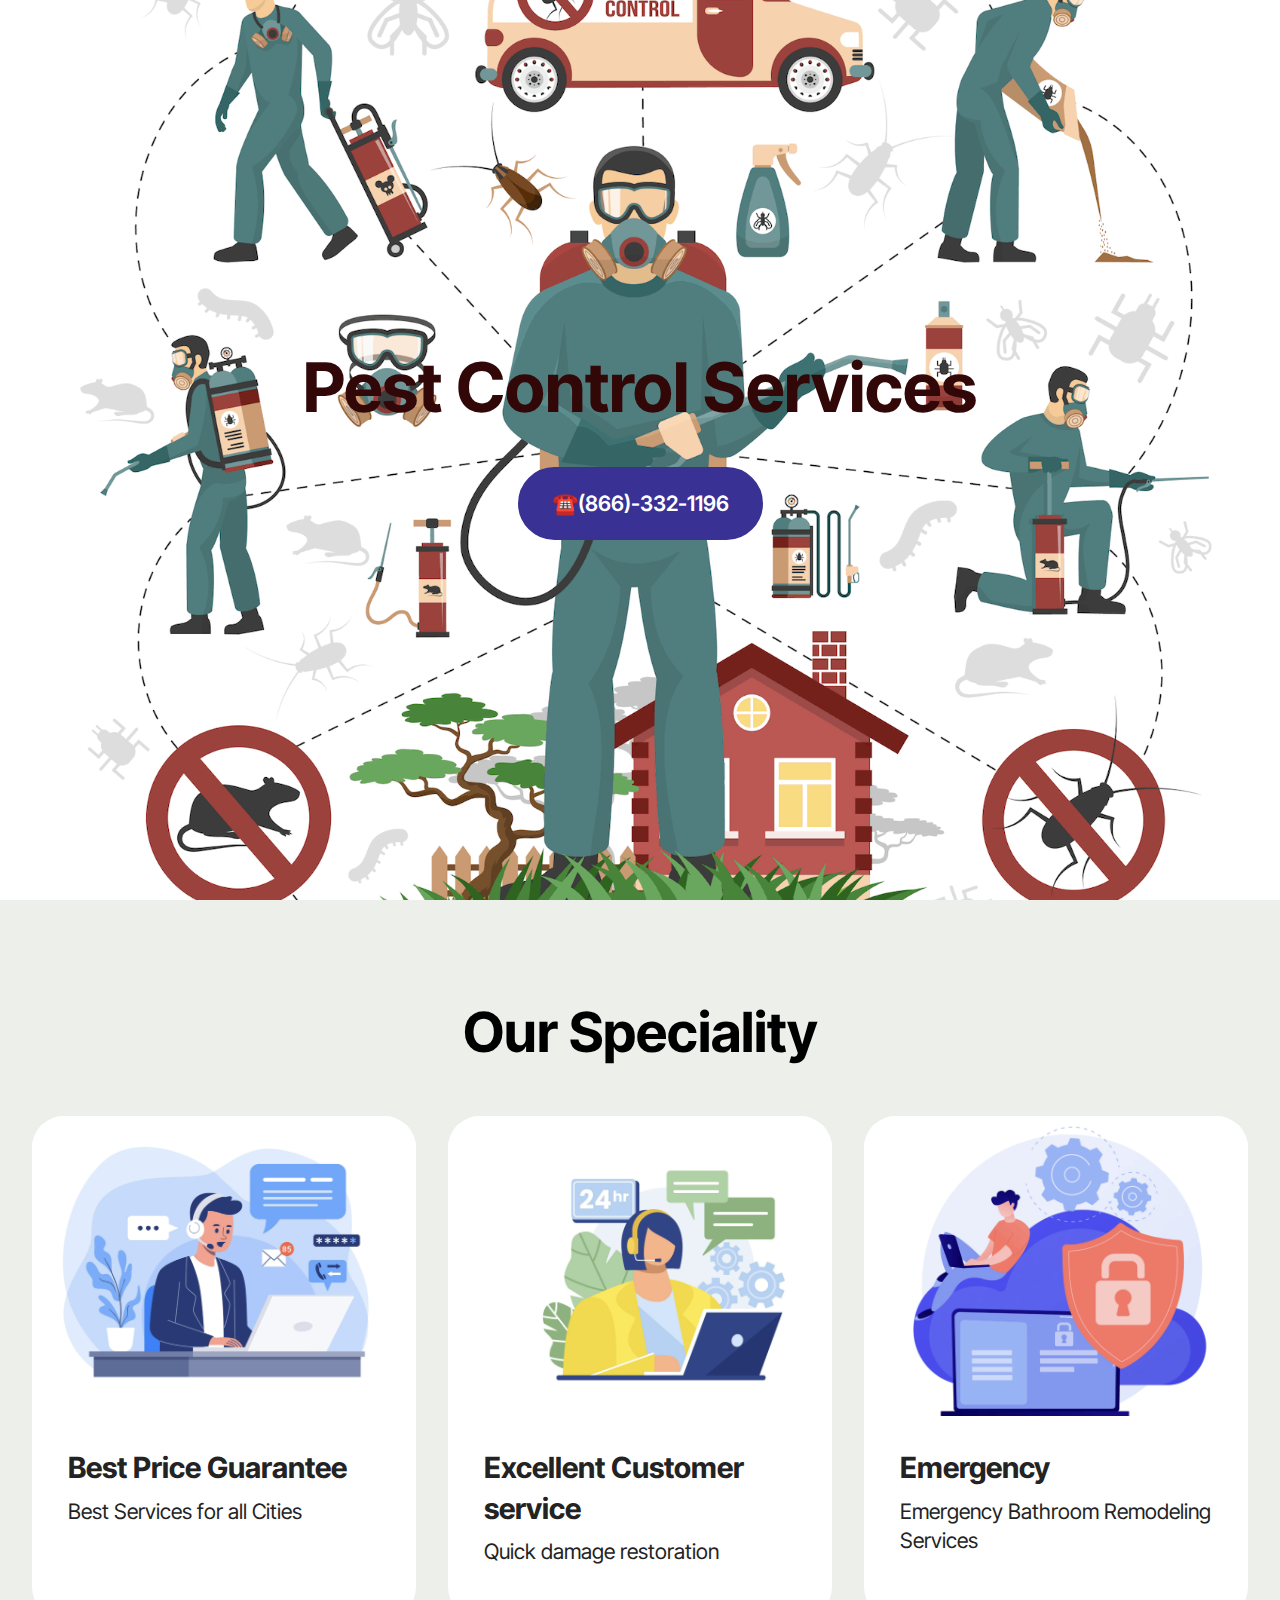
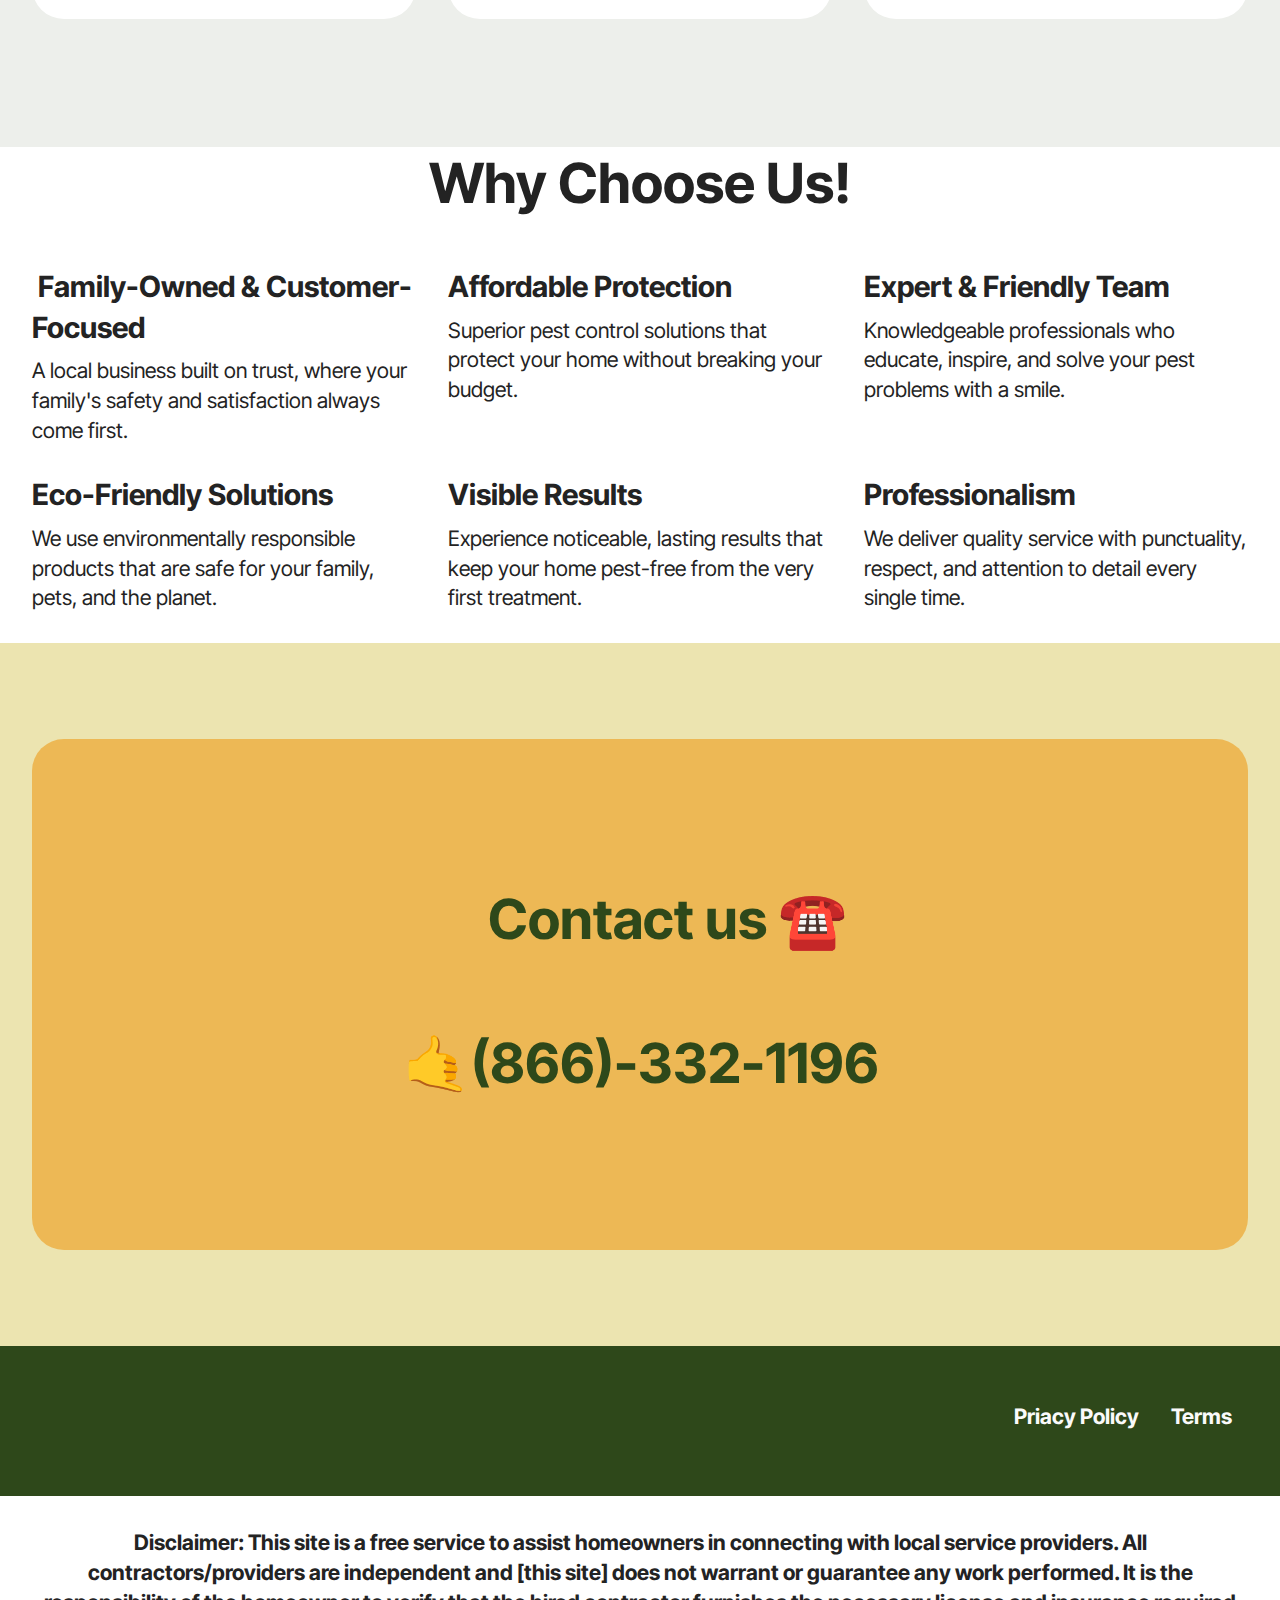
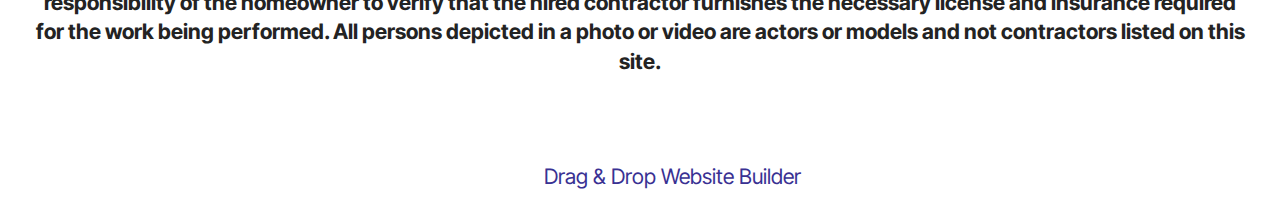
<file: index.html>
<!DOCTYPE html>
<html  >
<head>
  <!-- Site made with Mobirise Website Builder v6.0.6, https://mobirise.com -->
  <meta charset="UTF-8">
  <meta http-equiv="X-UA-Compatible" content="IE=edge">
  <meta name="generator" content="Mobirise v6.0.6, mobirise.com">
  <meta name="viewport" content="width=device-width, initial-scale=1, minimum-scale=1">
  <link rel="shortcut icon" href="assets/images/logo5.png" type="image/x-icon">
  <meta name="description" content="Pest Control Services Desk">
  
  
  <title>Pest Control Services</title>
  <link rel="stylesheet" href="assets/bootstrap/css/bootstrap.min.css">
  <link rel="stylesheet" href="assets/bootstrap/css/bootstrap-grid.min.css">
  <link rel="stylesheet" href="assets/bootstrap/css/bootstrap-reboot.min.css">
  <link rel="stylesheet" href="assets/theme/css/style.css">
  <link rel="preload" href="https://fonts.googleapis.com/css?family=Inter+Tight:100,200,300,400,500,600,700,800,900,100i,200i,300i,400i,500i,600i,700i,800i,900i&display=swap" as="style" onload="this.onload=null;this.rel='stylesheet'">
  <noscript><link rel="stylesheet" href="https://fonts.googleapis.com/css?family=Inter+Tight:100,200,300,400,500,600,700,800,900,100i,200i,300i,400i,500i,600i,700i,800i,900i&display=swap"></noscript>
  <link rel="preload" as="style" href="assets/mobirise/css/mbr-additional.css?v=0M0R0q"><link rel="stylesheet" href="assets/mobirise/css/mbr-additional.css?v=0M0R0q" type="text/css">

  
  
  
</head>
<body>
  
  <section data-bs-version="5.1" class="header09 startm5 cid-v2fe4PXgZR mbr-fullscreen" id="header09-0">	
    
	
	
	<div class="container-fluid">
		<div class="row">
			<div class="content-wrap col-12 col-md-10">
				<h1 class="mbr-section-title mbr-fonts-style mbr-white mb-4 display-1"><strong>Pest Control Services</strong></h1>
				
				
				<div class="mbr-section-btn"><a class="btn btn-primary display-7" href=>
						☎️(866)-332-1196</a></div>
			</div>
		</div>
	</div>
</section>

<section data-bs-version="5.1" class="features4 start cid-v5OqYsn8Ok" id="features04-2">
	
	
	<div class="container">
		<div class="row justify-content-center">
			<div class="col-12 content-head">
				<div class="mbr-section-head mb-5">
					<h4 class="mbr-section-title mbr-fonts-style align-center mb-0 display-2">
						<strong>Our Speciality</strong></h4>
					
					
				</div>
			</div>
		</div>
		<div class="row">
			<div class="item features-image col-12 col-md-6 col-lg-4">
				<div class="item-wrapper">
					<div class="item-img">
						<img src="assets/images/screenshot202025-12-1920at202.31.58e280afpm-816x637.png" alt="Mobirise Website Builder">
					</div>
					<div class="item-content">
						<h5 class="item-title mbr-fonts-style display-5"><strong>Best Price Guarantee</strong></h5>
						<p class="mbr-text mbr-fonts-style display-7">
							Best Services for all Cities</p>
						
					</div>

				</div>
			</div>
			<div class="item features-image col-12 col-md-6 col-lg-4">
				<div class="item-wrapper">
					<div class="item-img">
						<img src="assets/images/screenshot202025-12-1920at202.33.26e280afpm-816x648.png" alt="Mobirise Website Builder">
					</div>
					<div class="item-content">
						<h5 class="item-title mbr-fonts-style display-5"><strong>Excellent Customer service</strong></h5>
						<p class="mbr-text mbr-fonts-style display-7">
							Quick damage restoration
						</p>
						
					</div>
				</div>
			</div>
			<div class="item features-image col-12 col-md-6 col-lg-4">
				<div class="item-wrapper">
					<div class="item-img">
						<img src="assets/images/screenshot202025-12-1920at202.29.53e280afpm-816x736.png" alt="Mobirise Website Builder">
					</div>
					<div class="item-content">
						<h5 class="item-title mbr-fonts-style display-5"><strong>Emergency</strong></h5>
						<p class="mbr-text mbr-fonts-style display-7">Emergency Bathroom Remodeling Services<br>
						</p>
						
					</div>
				</div>
			</div>
		</div>
	</div>
</section>

<section data-bs-version="5.1" class="features032 cid-v9HqAEkYO2" id="features032-a">
  

  
  <div class="mbr-overlay" style="opacity: 0.3; background-color: rgb(255, 255, 255);"></div>
  <div class="container">
    <div class="row justify-content-center">
      <div class="col-12 mb-5 content-head">
        <h3 class="mbr-section-title mbr-fonts-style align-center mb-0 display-2">
          <strong>Why Choose Us!</strong></h3>
        
      </div>
    </div>
    <div class="row">
      <div class="item features-without-image col-12 col-lg-4 active item-mb">
        <div class="item-wrapper">
          <div class="card-box align-left">
            
            <h5 class="card-title mbr-fonts-style display-5"><strong>&nbsp;Family-Owned &amp; Customer-Focused</strong></h5>
            <p class="card-text mbr-fonts-style display-7">A local business built on trust, where your family's safety and satisfaction always come first.<br><br></p>
          </div>
        </div>
      </div>
      <div class="item features-without-image col-12 col-lg-4 item-mb">
        <div class="item-wrapper">
          <div class="card-box align-left">
            
            <h5 class="card-title mbr-fonts-style display-5"><strong>Affordable Protection</strong></h5>
            <p class="card-text mbr-fonts-style display-7">Superior pest control solutions that protect your home without breaking your budget.<br><br></p>
          </div>
        </div>
      </div>
      <div class="item features-without-image col-12 col-lg-4 item-mb">
        <div class="item-wrapper">
          <div class="card-box align-left">
            
            <h5 class="card-title mbr-fonts-style display-5"><strong>Expert &amp; Friendly Team</strong></h5>
            <p class="card-text mbr-fonts-style display-7">Knowledgeable professionals who educate, inspire, and solve your pest problems with a smile.<br><br></p>
          </div>
        </div>
      </div>
      <div class="item features-without-image col-12 col-lg-4 item-mb">
        <div class="item-wrapper">
          <div class="card-box align-left">
            
            <h5 class="card-title mbr-fonts-style display-5"><strong>Eco-Friendly Solutions</strong></h5>
            <p class="card-text mbr-fonts-style display-7">We use environmentally responsible products that are safe for your family, pets, and the planet.<br><br></p>
          </div>
        </div>
      </div>
      <div class="item features-without-image col-12 col-lg-4 item-mb">
        <div class="item-wrapper">
          <div class="card-box align-left">
            
            <h5 class="card-title mbr-fonts-style display-5"><strong>Visible Results</strong></h5>
            <p class="card-text mbr-fonts-style display-7">Experience noticeable, lasting results that keep your home pest-free from the very first treatment.<br><br></p>
          </div>
        </div>
      </div>
      <div class="item features-without-image col-12 col-lg-4 item-mb">
        <div class="item-wrapper">
          <div class="card-box align-left">
            
            <h5 class="card-title mbr-fonts-style display-5"><strong>Professionalism</strong></h5>
            <p class="card-text mbr-fonts-style display-7">
              We deliver quality service with punctuality, respect, and attention to detail every single time.</p>
          </div>
        </div>
      </div>
    </div>
  </div>
</section>

<section data-bs-version="5.1" class="start article6 cid-v5Orf2dbG8" id="article06-3">
	

	
	
	<div class="container">
		<div class="row justify-content-center">
			<div class="card col-md-12 col-lg-12">
				<div class="card-wrapper">
					<div class="card-box align-left">
						<h4 class="card-title mbr-fonts-style display-2">
							<strong>&nbsp; &nbsp; &nbsp;Contact us ☎️</strong><strong><br></strong><br><strong>🤙(866)-332-1196</strong></h4>
						
						
					</div>
				</div>
			</div>
		</div>
	</div>
</section>

<section data-bs-version="5.1" class="footer2 cid-v5OrldNkOG" once="footers" id="footer02-4">
    

    
    

    <div class="container">
        <div class="row">
            <div class="col-12 col-lg-6 center mt-2 mb-3">
                <p class="mbr-fonts-style copyright mb-0 display-7"></p>
            </div>
            <div class="col-12 col-lg-6 center">
                <div class="row-links mt-2 mb-3">
                    <ul class="row-links-soc">
                        
                        
                        
                        
                    <li class="row-links-soc-item mbr-fonts-style display-7"><a href="page2.html" class="text-white"><strong>Priacy Policy</strong></a></li><li class="row-links-soc-item mbr-fonts-style display-7"><a href="page1.html" class="text-white"><strong>Terms</strong></a></li></ul>
                </div>
            </div>
        </div>
    </div>
</section>

<section data-bs-version="5.1" class="article11 cid-v8lYZHUZle" id="article11-9">
    

    
    
    <div class="container">
        <div class="row justify-content-center">
            <div class="title col-md-12 col-lg-12">
                
                <h4 class="mbr-section-subtitle align-center mbr-fonts-style mt-4 display-7"><div><strong>Disclaimer: This site is a free service to assist homeowners in connecting with local service providers. All contractors/providers are independent and [this site] does not warrant or guarantee any work performed. It is the responsibility of the homeowner to verify that the hired contractor furnishes the necessary license and insurance required for the work being performed. All persons depicted in a photo or video are actors or models and not contractors listed on this site.</strong></div><div><strong><br></strong></div><div><br></div></h4>
                
            </div>
        </div>
    </div>
</section><section class="display-7" style="padding: 0;align-items: center;justify-content: center;flex-wrap: wrap;    align-content: center;display: flex;position: relative;height: 4rem;"><a href= style="flex: 1 1;height: 4rem;position: absolute;width: 100%;z-index: 1;"><img alt="" style="height: 4rem;" src="[data-uri]"></a><p style="margin: 0;text-align: center;" class="display-7">&#8204;</p><a style="z-index:1" href="https://mobirise.com/drag-drop-website-builder.html">Drag & Drop Website Builder</a></section><script src="assets/bootstrap/js/bootstrap.bundle.min.js"></script>  <script src="assets/smoothscroll/smooth-scroll.js"></script>  <script src="assets/ytplayer/index.js"></script>  <script src="assets/theme/js/script.js"></script>  
  
  
</body>
</html>
</file>
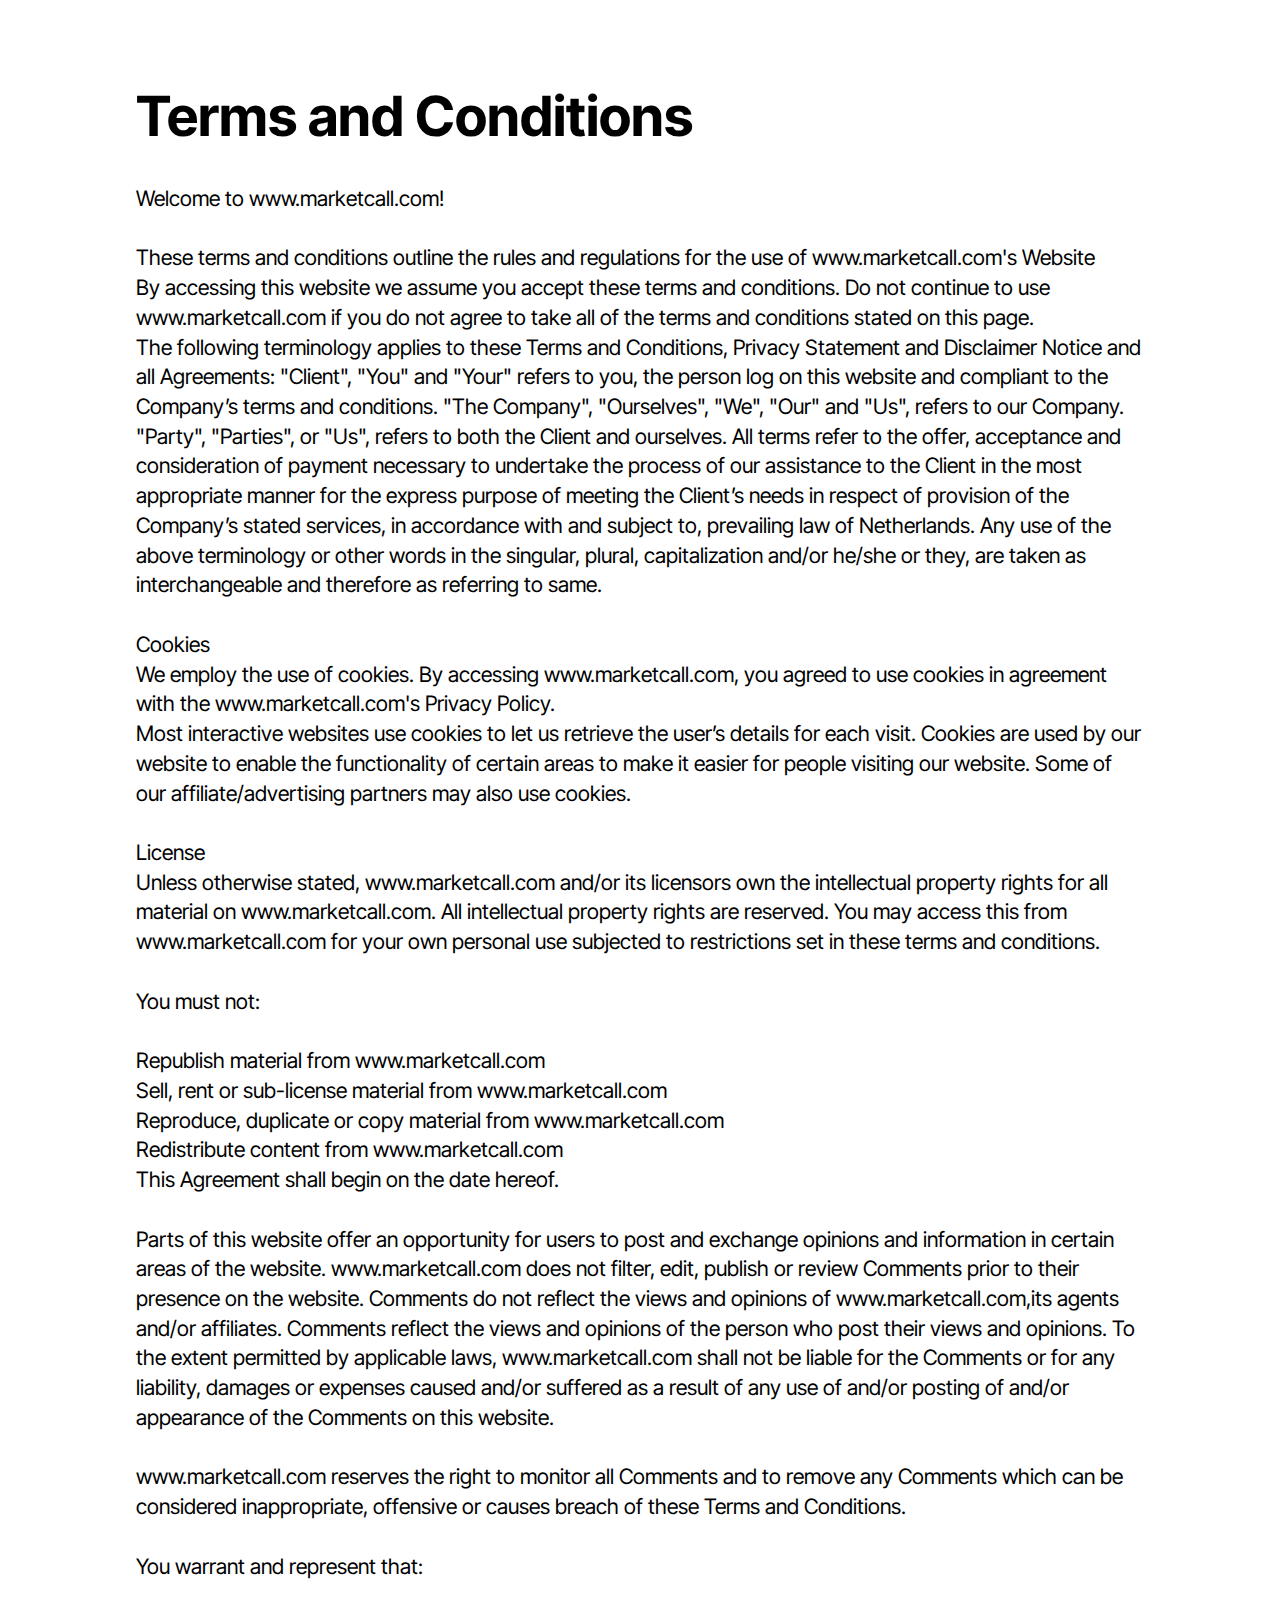
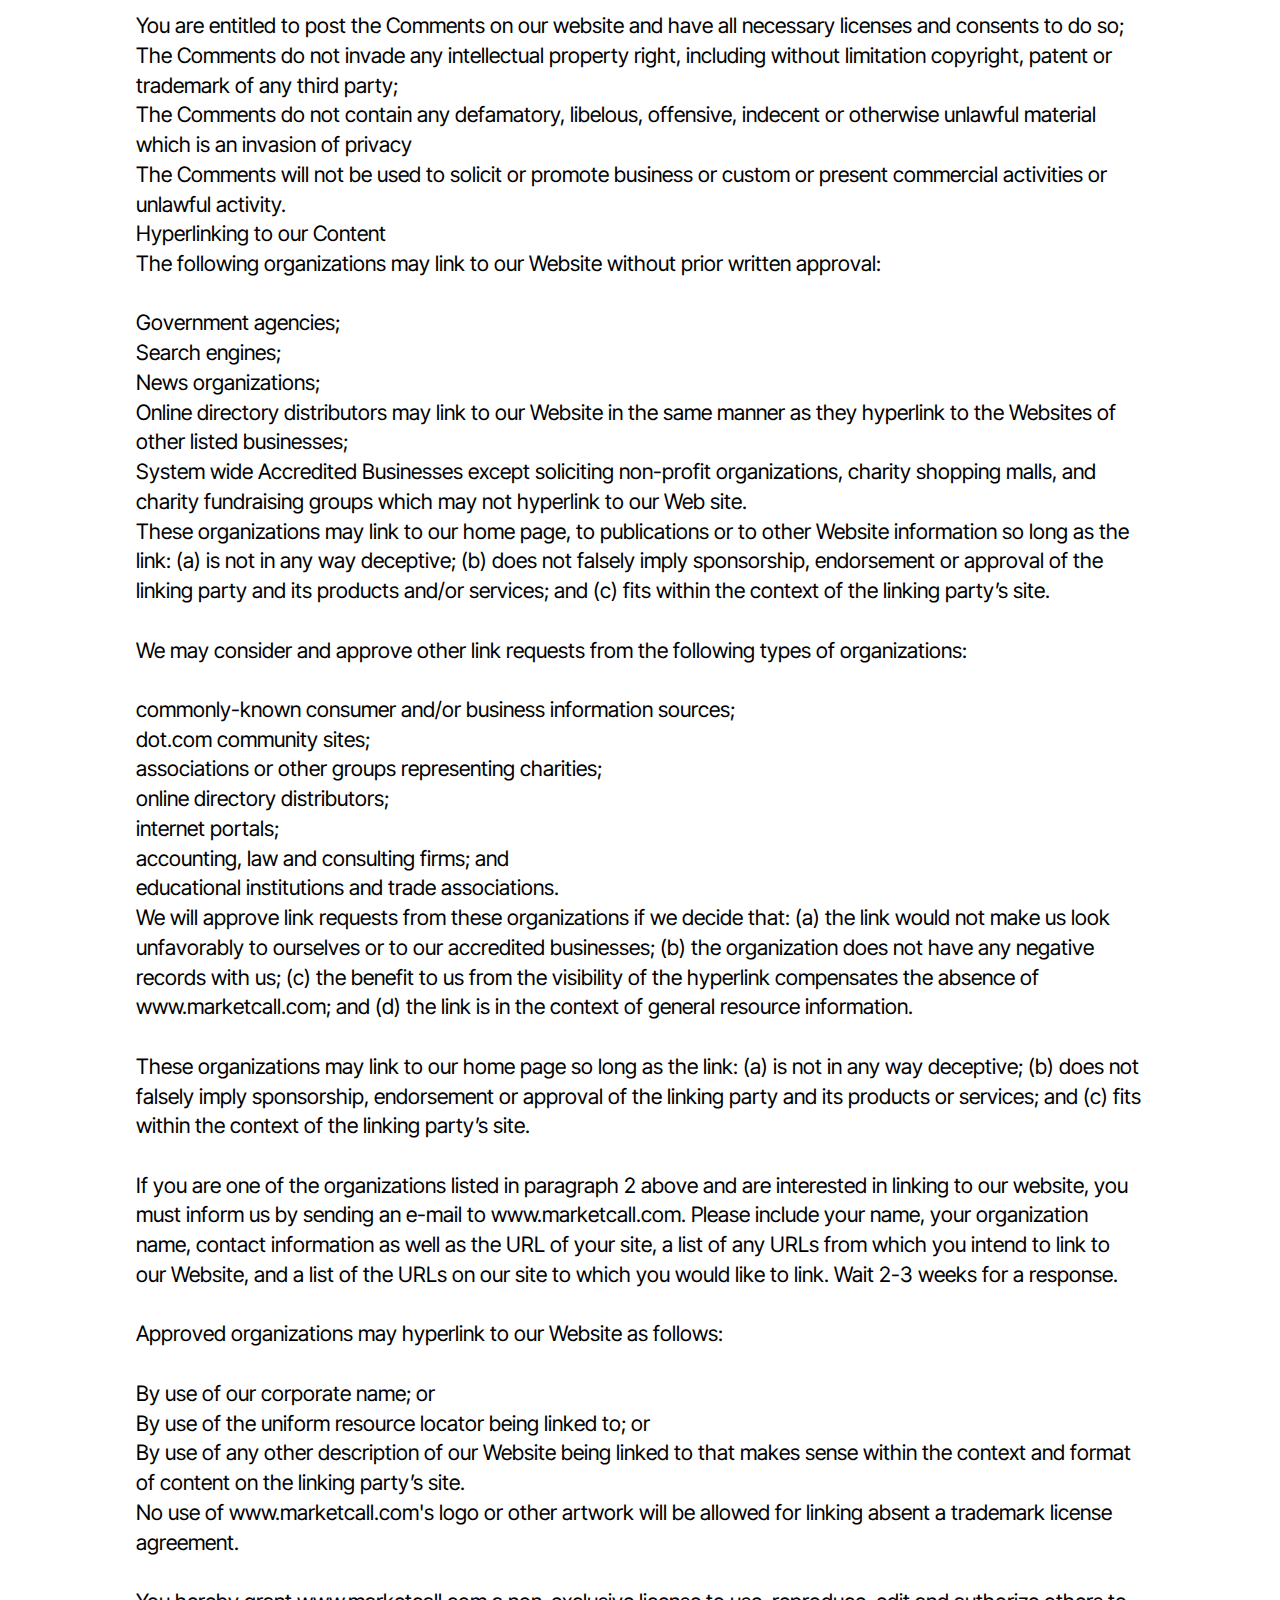
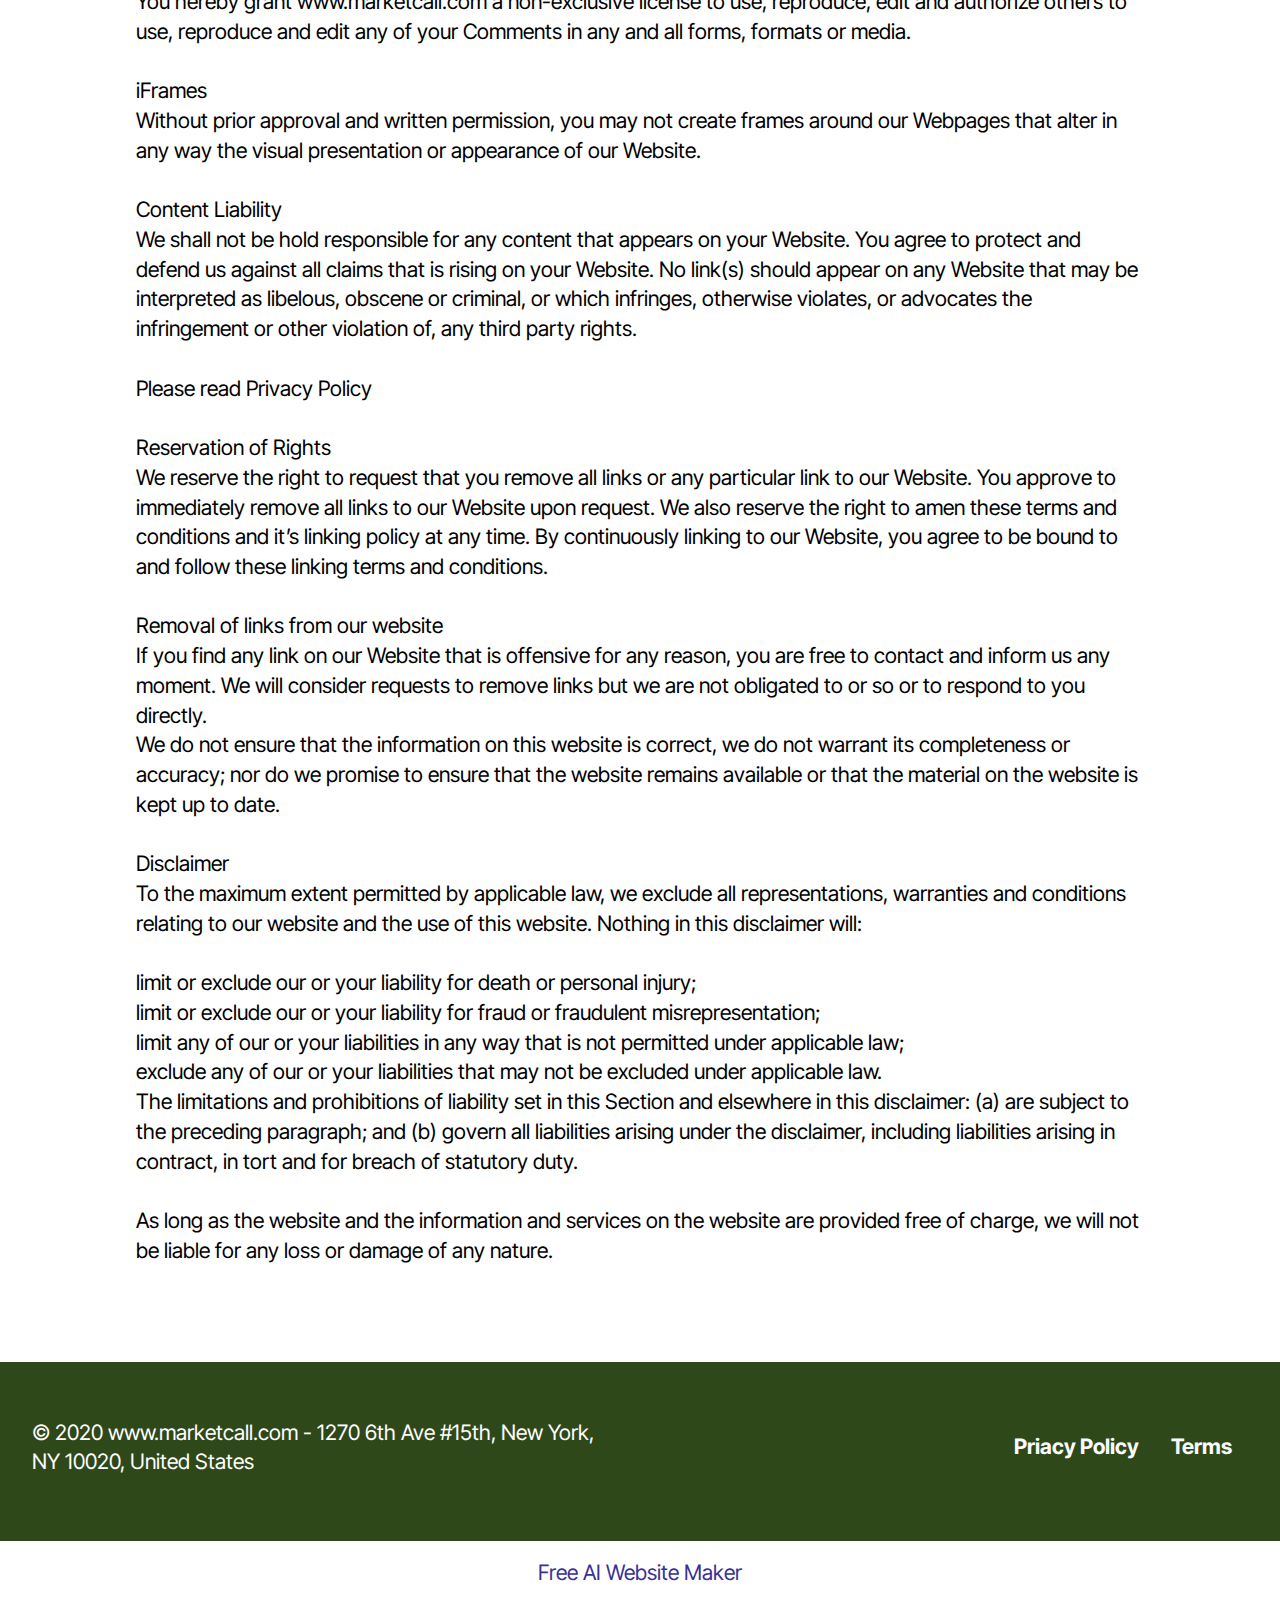
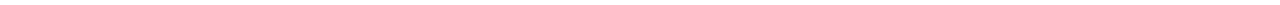
<file: page1.html>
<!DOCTYPE html>
<html  >
<head>
  <!-- Site made with Mobirise Website Builder v6.0.6, https://mobirise.com -->
  <meta charset="UTF-8">
  <meta http-equiv="X-UA-Compatible" content="IE=edge">
  <meta name="generator" content="Mobirise v6.0.6, mobirise.com">
  <meta name="viewport" content="width=device-width, initial-scale=1, minimum-scale=1">
  <link rel="shortcut icon" href="assets/images/logo5.png" type="image/x-icon">
  <meta name="description" content="">
  
  
  <title>Terms and Conditions</title>
  <link rel="stylesheet" href="assets/bootstrap/css/bootstrap.min.css">
  <link rel="stylesheet" href="assets/bootstrap/css/bootstrap-grid.min.css">
  <link rel="stylesheet" href="assets/bootstrap/css/bootstrap-reboot.min.css">
  <link rel="stylesheet" href="assets/theme/css/style.css">
  <link rel="preload" href="https://fonts.googleapis.com/css?family=Inter+Tight:100,200,300,400,500,600,700,800,900,100i,200i,300i,400i,500i,600i,700i,800i,900i&display=swap" as="style" onload="this.onload=null;this.rel='stylesheet'">
  <noscript><link rel="stylesheet" href="https://fonts.googleapis.com/css?family=Inter+Tight:100,200,300,400,500,600,700,800,900,100i,200i,300i,400i,500i,600i,700i,800i,900i&display=swap"></noscript>
  <link rel="preload" as="style" href="assets/mobirise/css/mbr-additional.css?v=4rutUW"><link rel="stylesheet" href="assets/mobirise/css/mbr-additional.css?v=4rutUW" type="text/css">

  
  
  
</head>
<body>
  
  <section data-bs-version="5.1" class="article12 cid-v5OBuQ2fbk" id="article12-7">    
    
    <div class="container">
        <div class="row justify-content-center">
            <div class="col-md-12 col-lg-10">
                <h3 class="mbr-section-title mbr-fonts-style mb-4 mt-0 display-2">
                <strong>Terms and Conditions</strong></h3>
                
                <p class="mbr-text mbr-fonts-style display-7">Welcome to www.marketcall.com!<br><br>These terms and conditions outline the rules and regulations for the use of www.marketcall.com's Website<br>By accessing this website we assume you accept these terms and conditions. Do not continue to use www.marketcall.com if you do not agree to take all of the terms and conditions stated on this page.<br>The following terminology applies to these Terms and Conditions, Privacy Statement and Disclaimer Notice and all Agreements: "Client", "You" and "Your" refers to you, the person log on this website and compliant to the Company’s terms and conditions. "The Company", "Ourselves", "We", "Our" and "Us", refers to our Company. "Party", "Parties", or "Us", refers to both the Client and ourselves. All terms refer to the offer, acceptance and consideration of payment necessary to undertake the process of our assistance to the Client in the most appropriate manner for the express purpose of meeting the Client’s needs in respect of provision of the Company’s stated services, in accordance with and subject to, prevailing law of Netherlands. Any use of the above terminology or other words in the singular, plural, capitalization and/or he/she or they, are taken as interchangeable and therefore as referring to same.<br><br>Cookies<br>We employ the use of cookies. By accessing www.marketcall.com, you agreed to use cookies in agreement with the www.marketcall.com's Privacy Policy.<br>Most interactive websites use cookies to let us retrieve the user’s details for each visit. Cookies are used by our website to enable the functionality of certain areas to make it easier for people visiting our website. Some of our affiliate/advertising partners may also use cookies.<br><br>License<br>Unless otherwise stated, www.marketcall.com and/or its licensors own the intellectual property rights for all material on www.marketcall.com. All intellectual property rights are reserved. You may access this from www.marketcall.com for your own personal use subjected to restrictions set in these terms and conditions.<br><br>You must not:<br><br>Republish material from www.marketcall.com<br>Sell, rent or sub-license material from www.marketcall.com<br>Reproduce, duplicate or copy material from www.marketcall.com<br>Redistribute content from www.marketcall.com<br>This Agreement shall begin on the date hereof.<br><br>Parts of this website offer an opportunity for users to post and exchange opinions and information in certain areas of the website. www.marketcall.com does not filter, edit, publish or review Comments prior to their presence on the website. Comments do not reflect the views and opinions of www.marketcall.com,its agents and/or affiliates. Comments reflect the views and opinions of the person who post their views and opinions. To the extent permitted by applicable laws, www.marketcall.com shall not be liable for the Comments or for any liability, damages or expenses caused and/or suffered as a result of any use of and/or posting of and/or appearance of the Comments on this website.<br><br>www.marketcall.com reserves the right to monitor all Comments and to remove any Comments which can be considered inappropriate, offensive or causes breach of these Terms and Conditions.<br><br>You warrant and represent that:<br><br>You are entitled to post the Comments on our website and have all necessary licenses and consents to do so;<br>The Comments do not invade any intellectual property right, including without limitation copyright, patent or trademark of any third party;<br>The Comments do not contain any defamatory, libelous, offensive, indecent or otherwise unlawful material which is an invasion of privacy<br>The Comments will not be used to solicit or promote business or custom or present commercial activities or unlawful activity.<br>Hyperlinking to our Content<br>The following organizations may link to our Website without prior written approval:<br><br>Government agencies;<br>Search engines;<br>News organizations;<br>Online directory distributors may link to our Website in the same manner as they hyperlink to the Websites of other listed businesses;<br>System wide Accredited Businesses except soliciting non-profit organizations, charity shopping malls, and charity fundraising groups which may not hyperlink to our Web site.<br>These organizations may link to our home page, to publications or to other Website information so long as the link: (a) is not in any way deceptive; (b) does not falsely imply sponsorship, endorsement or approval of the linking party and its products and/or services; and (c) fits within the context of the linking party’s site.<br><br>We may consider and approve other link requests from the following types of organizations:<br><br>commonly-known consumer and/or business information sources;<br>dot.com community sites;<br>associations or other groups representing charities;<br>online directory distributors;<br>internet portals;<br>accounting, law and consulting firms; and<br>educational institutions and trade associations.<br>We will approve link requests from these organizations if we decide that: (a) the link would not make us look unfavorably to ourselves or to our accredited businesses; (b) the organization does not have any negative records with us; (c) the benefit to us from the visibility of the hyperlink compensates the absence of www.marketcall.com; and (d) the link is in the context of general resource information.<br><br>These organizations may link to our home page so long as the link: (a) is not in any way deceptive; (b) does not falsely imply sponsorship, endorsement or approval of the linking party and its products or services; and (c) fits within the context of the linking party’s site.<br><br>If you are one of the organizations listed in paragraph 2 above and are interested in linking to our website, you must inform us by sending an e-mail to www.marketcall.com. Please include your name, your organization name, contact information as well as the URL of your site, a list of any URLs from which you intend to link to our Website, and a list of the URLs on our site to which you would like to link. Wait 2-3 weeks for a response.<br><br>Approved organizations may hyperlink to our Website as follows:<br><br>By use of our corporate name; or<br>By use of the uniform resource locator being linked to; or<br>By use of any other description of our Website being linked to that makes sense within the context and format of content on the linking party’s site.<br>No use of www.marketcall.com's logo or other artwork will be allowed for linking absent a trademark license agreement.<br><br>You hereby grant www.marketcall.com a non-exclusive license to use, reproduce, edit and authorize others to use, reproduce and edit any of your Comments in any and all forms, formats or media.<br><br>iFrames<br>Without prior approval and written permission, you may not create frames around our Webpages that alter in any way the visual presentation or appearance of our Website.<br><br>Content Liability<br>We shall not be hold responsible for any content that appears on your Website. You agree to protect and defend us against all claims that is rising on your Website. No link(s) should appear on any Website that may be interpreted as libelous, obscene or criminal, or which infringes, otherwise violates, or advocates the infringement or other violation of, any third party rights.<br><br>Please read Privacy Policy<br><br>Reservation of Rights<br>We reserve the right to request that you remove all links or any particular link to our Website. You approve to immediately remove all links to our Website upon request. We also reserve the right to amen these terms and conditions and it’s linking policy at any time. By continuously linking to our Website, you agree to be bound to and follow these linking terms and conditions.<br><br>Removal of links from our website<br>If you find any link on our Website that is offensive for any reason, you are free to contact and inform us any moment. We will consider requests to remove links but we are not obligated to or so or to respond to you directly.<br>We do not ensure that the information on this website is correct, we do not warrant its completeness or accuracy; nor do we promise to ensure that the website remains available or that the material on the website is kept up to date.<br><br>Disclaimer<br>To the maximum extent permitted by applicable law, we exclude all representations, warranties and conditions relating to our website and the use of this website. Nothing in this disclaimer will:<br><br>limit or exclude our or your liability for death or personal injury;<br>limit or exclude our or your liability for fraud or fraudulent misrepresentation;<br>limit any of our or your liabilities in any way that is not permitted under applicable law;<br>exclude any of our or your liabilities that may not be excluded under applicable law.<br>The limitations and prohibitions of liability set in this Section and elsewhere in this disclaimer: (a) are subject to the preceding paragraph; and (b) govern all liabilities arising under the disclaimer, including liabilities arising in contract, in tort and for breach of statutory duty.<br><br>As long as the website and the information and services on the website are provided free of charge, we will not be liable for any loss or damage of any nature.</p>
            </div>
        </div>
    </div>
</section>

<section data-bs-version="5.1" class="footer2 cid-v5OrldNkOG" once="footers" id="footer02-5">
    

    
    

    <div class="container">
        <div class="row">
            <div class="col-12 col-lg-6 center mt-2 mb-3">
                <p class="mbr-fonts-style copyright mb-0 display-7">
                    © 2020 www.marketcall.com - 1270 6th Ave #15th, New York, NY 10020, United States
                </p>
            </div>
            <div class="col-12 col-lg-6 center">
                <div class="row-links mt-2 mb-3">
                    <ul class="row-links-soc">
                        
                        
                        
                        
                    <li class="row-links-soc-item mbr-fonts-style display-7"><a href="page2.html" class="text-white"><strong>Priacy Policy</strong></a></li><li class="row-links-soc-item mbr-fonts-style display-7"><a href="page1.html" class="text-white"><strong>Terms</strong></a></li></ul>
                </div>
            </div>
        </div>
    </div>
</section><section class="display-7" style="padding: 0;align-items: center;justify-content: center;flex-wrap: wrap;    align-content: center;display: flex;position: relative;height: 4rem;"><a href="https://mobiri.se/" style="flex: 1 1;height: 4rem;position: absolute;width: 100%;z-index: 1;"><img alt="" style="height: 4rem;" src="[data-uri]"></a><p style="margin: 0;text-align: center;" class="display-7">&#8204;</p><a style="z-index:1" href="https://mobirise.com/builder/ai-website-maker.html">Free AI Website Maker</a></section><script src="assets/bootstrap/js/bootstrap.bundle.min.js"></script>  <script src="assets/smoothscroll/smooth-scroll.js"></script>  <script src="assets/ytplayer/index.js"></script>  <script src="assets/theme/js/script.js"></script>  
  
  
</body>
</html>
</file>
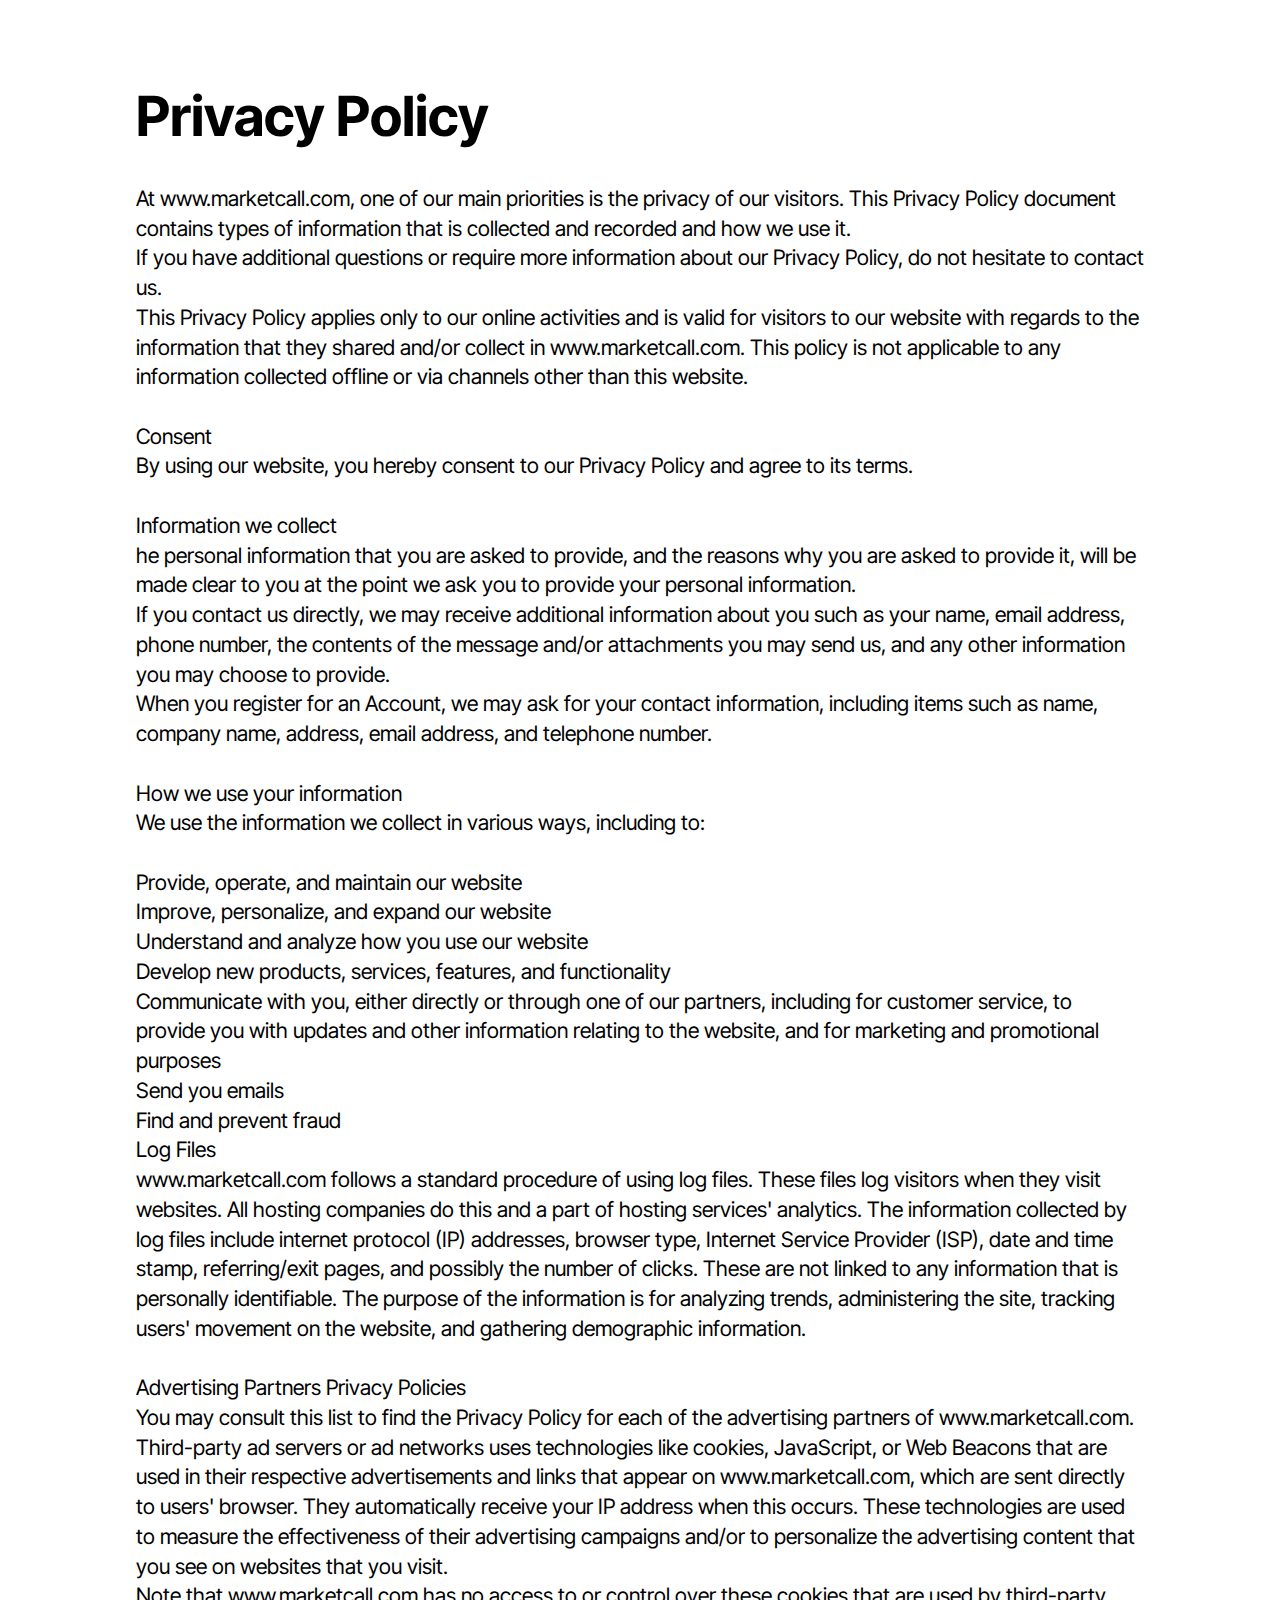
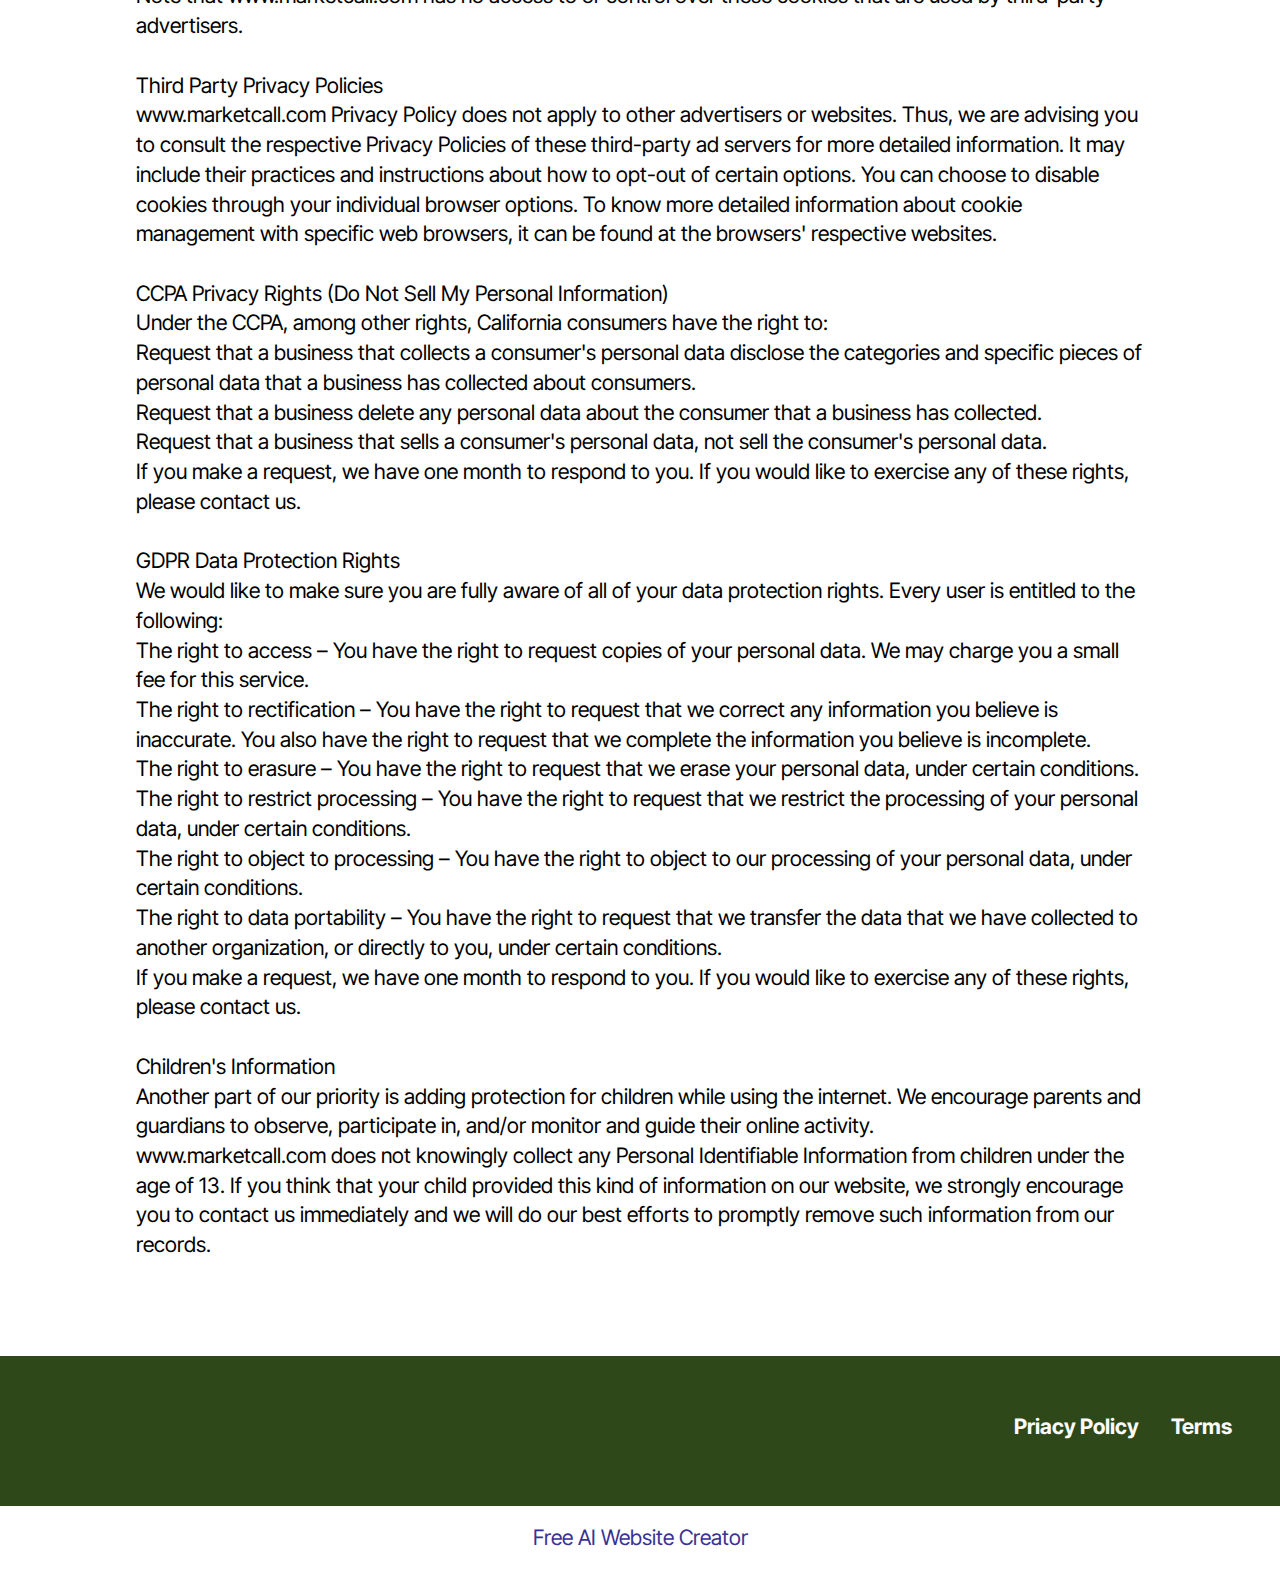
<file: page2.html>
<!DOCTYPE html>
<html  >
<head>
  <!-- Site made with Mobirise Website Builder v6.0.6, https://mobirise.com -->
  <meta charset="UTF-8">
  <meta http-equiv="X-UA-Compatible" content="IE=edge">
  <meta name="generator" content="Mobirise v6.0.6, mobirise.com">
  <meta name="viewport" content="width=device-width, initial-scale=1, minimum-scale=1">
  <link rel="shortcut icon" href="assets/images/logo5.png" type="image/x-icon">
  <meta name="description" content="">
  
  
  <title>Privacy Policy</title>
  <link rel="stylesheet" href="assets/bootstrap/css/bootstrap.min.css">
  <link rel="stylesheet" href="assets/bootstrap/css/bootstrap-grid.min.css">
  <link rel="stylesheet" href="assets/bootstrap/css/bootstrap-reboot.min.css">
  <link rel="stylesheet" href="assets/theme/css/style.css">
  <link rel="preload" href="https://fonts.googleapis.com/css?family=Inter+Tight:100,200,300,400,500,600,700,800,900,100i,200i,300i,400i,500i,600i,700i,800i,900i&display=swap" as="style" onload="this.onload=null;this.rel='stylesheet'">
  <noscript><link rel="stylesheet" href="https://fonts.googleapis.com/css?family=Inter+Tight:100,200,300,400,500,600,700,800,900,100i,200i,300i,400i,500i,600i,700i,800i,900i&display=swap"></noscript>
  <link rel="preload" as="style" href="assets/mobirise/css/mbr-additional.css?v=me3cst"><link rel="stylesheet" href="assets/mobirise/css/mbr-additional.css?v=me3cst" type="text/css">

  
  
  
</head>
<body>
  
  <section data-bs-version="5.1" class="article12 cid-v5OBHnN6oL" id="article12-8">    
    
    <div class="container">
        <div class="row justify-content-center">
            <div class="col-md-12 col-lg-10">
                <h3 class="mbr-section-title mbr-fonts-style mb-4 mt-0 display-2">
                <strong>Privacy Policy</strong></h3>
                
                <p class="mbr-text mbr-fonts-style display-7">At www.marketcall.com, one of our main priorities is the privacy of our visitors. This Privacy Policy document contains types of information that is collected and recorded and how we use it.<br>If you have additional questions or require more information about our Privacy Policy, do not hesitate to contact us.<br>This Privacy Policy applies only to our online activities and is valid for visitors to our website with regards to the information that they shared and/or collect in www.marketcall.com. This policy is not applicable to any information collected offline or via channels other than this website.<br><br>Consent<br>By using our website, you hereby consent to our Privacy Policy and agree to its terms.<br><br>Information we collect<br>he personal information that you are asked to provide, and the reasons why you are asked to provide it, will be made clear to you at the point we ask you to provide your personal information.<br>If you contact us directly, we may receive additional information about you such as your name, email address, phone number, the contents of the message and/or attachments you may send us, and any other information you may choose to provide.<br>When you register for an Account, we may ask for your contact information, including items such as name, company name, address, email address, and telephone number.<br><br>How we use your information<br>We use the information we collect in various ways, including to:<br><br>Provide, operate, and maintain our website<br>Improve, personalize, and expand our website<br>Understand and analyze how you use our website<br>Develop new products, services, features, and functionality<br>Communicate with you, either directly or through one of our partners, including for customer service, to provide you with updates and other information relating to the website, and for marketing and promotional purposes<br>Send you emails<br>Find and prevent fraud<br>Log Files<br>www.marketcall.com follows a standard procedure of using log files. These files log visitors when they visit websites. All hosting companies do this and a part of hosting services' analytics. The information collected by log files include internet protocol (IP) addresses, browser type, Internet Service Provider (ISP), date and time stamp, referring/exit pages, and possibly the number of clicks. These are not linked to any information that is personally identifiable. The purpose of the information is for analyzing trends, administering the site, tracking users' movement on the website, and gathering demographic information.<br><br>Advertising Partners Privacy Policies<br>You may consult this list to find the Privacy Policy for each of the advertising partners of www.marketcall.com.<br>Third-party ad servers or ad networks uses technologies like cookies, JavaScript, or Web Beacons that are used in their respective advertisements and links that appear on www.marketcall.com, which are sent directly to users' browser. They automatically receive your IP address when this occurs. These technologies are used to measure the effectiveness of their advertising campaigns and/or to personalize the advertising content that you see on websites that you visit.<br>Note that www.marketcall.com has no access to or control over these cookies that are used by third-party advertisers.<br><br>Third Party Privacy Policies<br>www.marketcall.com Privacy Policy does not apply to other advertisers or websites. Thus, we are advising you to consult the respective Privacy Policies of these third-party ad servers for more detailed information. It may include their practices and instructions about how to opt-out of certain options. You can choose to disable cookies through your individual browser options. To know more detailed information about cookie management with specific web browsers, it can be found at the browsers' respective websites.<br><br>CCPA Privacy Rights (Do Not Sell My Personal Information)<br>Under the CCPA, among other rights, California consumers have the right to:<br>Request that a business that collects a consumer's personal data disclose the categories and specific pieces of personal data that a business has collected about consumers.<br>Request that a business delete any personal data about the consumer that a business has collected.<br>Request that a business that sells a consumer's personal data, not sell the consumer's personal data.<br>If you make a request, we have one month to respond to you. If you would like to exercise any of these rights, please contact us.<br><br>GDPR Data Protection Rights<br>We would like to make sure you are fully aware of all of your data protection rights. Every user is entitled to the following:<br>The right to access – You have the right to request copies of your personal data. We may charge you a small fee for this service.<br>The right to rectification – You have the right to request that we correct any information you believe is inaccurate. You also have the right to request that we complete the information you believe is incomplete.<br>The right to erasure – You have the right to request that we erase your personal data, under certain conditions.<br>The right to restrict processing – You have the right to request that we restrict the processing of your personal data, under certain conditions.<br>The right to object to processing – You have the right to object to our processing of your personal data, under certain conditions.<br>The right to data portability – You have the right to request that we transfer the data that we have collected to another organization, or directly to you, under certain conditions.<br>If you make a request, we have one month to respond to you. If you would like to exercise any of these rights, please contact us.<br><br>Children's Information<br>Another part of our priority is adding protection for children while using the internet. We encourage parents and guardians to observe, participate in, and/or monitor and guide their online activity.<br>www.marketcall.com does not knowingly collect any Personal Identifiable Information from children under the age of 13. If you think that your child provided this kind of information on our website, we strongly encourage you to contact us immediately and we will do our best efforts to promptly remove such information from our records.</p>
            </div>
        </div>
    </div>
</section>

<section data-bs-version="5.1" class="footer2 cid-v5OBngMEv6" once="footers" id="footer02-6">
    

    
    

    <div class="container">
        <div class="row">
            <div class="col-12 col-lg-6 center mt-2 mb-3">
                <p class="mbr-fonts-style copyright mb-0 display-7"></p>
            </div>
            <div class="col-12 col-lg-6 center">
                <div class="row-links mt-2 mb-3">
                    <ul class="row-links-soc">
                        
                        
                        
                        
                    <li class="row-links-soc-item mbr-fonts-style display-7"><a href="page2.html" class="text-white"><strong>Priacy Policy</strong></a></li><li class="row-links-soc-item mbr-fonts-style display-7"><a href="page1.html" class="text-white"><strong>Terms</strong></a></li></ul>
                </div>
            </div>
        </div>
    </div>
</section><section class="display-7" style="padding: 0;align-items: center;justify-content: center;flex-wrap: wrap;    align-content: center;display: flex;position: relative;height: 4rem;"><a href="https://mobiri.se/" style="flex: 1 1;height: 4rem;position: absolute;width: 100%;z-index: 1;"><img alt="" style="height: 4rem;" src="[data-uri]"></a><p style="margin: 0;text-align: center;" class="display-7">&#8204;</p><a style="z-index:1" href="https://mobirise.com/builder/ai-website-creator.html">Free AI Website Creator</a></section><script src="assets/bootstrap/js/bootstrap.bundle.min.js"></script>  <script src="assets/smoothscroll/smooth-scroll.js"></script>  <script src="assets/ytplayer/index.js"></script>  <script src="assets/theme/js/script.js"></script>  
  
  
</body>
</html>
</file>
<file: assets/theme/css/style.css>
@charset "UTF-8";
section {
  background-color: #ffffff;
}

body {
  font-style: normal;
  line-height: 1.5;
  font-weight: 400;
  color: #232323;
  position: relative;
}

button {
  background-color: transparent;
  border-color: transparent;
}

.embla__button,
.carousel-control {
  background-color: #edefea !important;
  opacity: 0.8 !important;
  color: #464845 !important;
  border-color: #edefea !important;
}

.carousel .close,
.modalWindow .close {
  background-color: #edefea !important;
  color: #464845 !important;
  border-color: #edefea !important;
  opacity: 0.8 !important;
}

.carousel .close:hover,
.modalWindow .close:hover {
  opacity: 1 !important;
}

.carousel-indicators li {
  background-color: #edefea !important;
  border: 2px solid #464845 !important;
}

.carousel-indicators li:hover,
.carousel-indicators li:active {
  opacity: 0.8 !important;
}

.embla__button:hover,
.carousel-control:hover {
  background-color: #edefea !important;
  opacity: 1 !important;
}

.modalWindow-video-container {
  height: 80%;
}

section,
.container,
.container-fluid {
  position: relative;
  word-wrap: break-word;
}

a.mbr-iconfont:hover {
  text-decoration: none;
}

.article .lead p,
.article .lead ul,
.article .lead ol,
.article .lead pre,
.article .lead blockquote {
  margin-bottom: 0;
}

a {
  font-style: normal;
  font-weight: 400;
  cursor: pointer;
}
a, a:hover {
  text-decoration: none;
}

.mbr-section-title {
  font-style: normal;
  line-height: 1.3;
}

.mbr-section-subtitle {
  line-height: 1.3;
}

.mbr-text {
  font-style: normal;
  line-height: 1.7;
}

h1,
h2,
h3,
h4,
h5,
h6,
.display-1,
.display-2,
.display-4,
.display-5,
.display-7,
span,
p,
a {
  line-height: 1;
  word-break: break-word;
  word-wrap: break-word;
  font-weight: 400;
}

b,
strong {
  font-weight: bold;
}

input:-webkit-autofill, input:-webkit-autofill:hover, input:-webkit-autofill:focus, input:-webkit-autofill:active {
  transition-delay: 9999s;
  -webkit-transition-property: background-color, color;
  transition-property: background-color, color;
}

textarea[type=hidden] {
  display: none;
}

section {
  background-position: 50% 50%;
  background-repeat: no-repeat;
  background-size: cover;
}
section .mbr-background-video,
section .mbr-background-video-preview {
  position: absolute;
  bottom: 0;
  left: 0;
  right: 0;
  top: 0;
}

.hidden {
  visibility: hidden;
}

.mbr-z-index20 {
  z-index: 20;
}

/*! Base colors */
.mbr-white {
  color: #ffffff;
}

.mbr-black {
  color: #111111;
}

.mbr-bg-white {
  background-color: #ffffff;
}

.mbr-bg-black {
  background-color: #000000;
}

/*! Text-aligns */
.align-left {
  text-align: left;
}

.align-center {
  text-align: center;
}

.align-right {
  text-align: right;
}

/*! Font-weight  */
.mbr-light {
  font-weight: 300;
}

.mbr-regular {
  font-weight: 400;
}

.mbr-semibold {
  font-weight: 500;
}

.mbr-bold {
  font-weight: 700;
}

/*! Media  */
.media-content {
  flex-basis: 100%;
}

.media-container-row {
  display: flex;
  flex-direction: row;
  flex-wrap: wrap;
  justify-content: center;
  align-content: center;
  align-items: start;
}
.media-container-row .media-size-item {
  width: 400px;
}

.media-container-column {
  display: flex;
  flex-direction: column;
  flex-wrap: wrap;
  justify-content: center;
  align-content: center;
  align-items: stretch;
}
.media-container-column > * {
  width: 100%;
}

@media (min-width: 992px) {
  .media-container-row {
    flex-wrap: nowrap;
  }
}
figure {
  margin-bottom: 0;
  overflow: hidden;
}

figure[mbr-media-size] {
  transition: width 0.1s;
}

img,
iframe {
  display: block;
  width: 100%;
}

.card {
  background-color: transparent;
  border: none;
}

.card-box {
  width: 100%;
}

.card-img {
  text-align: center;
  flex-shrink: 0;
  -webkit-flex-shrink: 0;
}

.media {
  max-width: 100%;
  margin: 0 auto;
}

.mbr-figure {
  align-self: center;
}

.media-container > div {
  max-width: 100%;
}

.mbr-figure img,
.card-img img {
  width: 100%;
}

@media (max-width: 991px) {
  .media-size-item {
    width: auto !important;
  }
  .media {
    width: auto;
  }
  .mbr-figure {
    width: 100% !important;
  }
}
/*! Buttons */
.mbr-section-btn {
  margin-left: -0.6rem;
  margin-right: -0.6rem;
  font-size: 0;
}

.btn {
  font-weight: 600;
  border-width: 1px;
  font-style: normal;
  margin: 0.6rem 0.6rem;
  white-space: normal;
  transition: all 0.2s ease-in-out;
  display: inline-flex;
  align-items: center;
  justify-content: center;
  word-break: break-word;
}

.btn-sm {
  font-weight: 600;
  letter-spacing: 0px;
  transition: all 0.3s ease-in-out;
}

.btn-md {
  font-weight: 600;
  letter-spacing: 0px;
  transition: all 0.3s ease-in-out;
}

.btn-lg {
  font-weight: 600;
  letter-spacing: 0px;
  transition: all 0.3s ease-in-out;
}

.btn-form {
  margin: 0;
}
.btn-form:hover {
  cursor: pointer;
}

nav .mbr-section-btn {
  margin-left: 0rem;
  margin-right: 0rem;
}

/*! Btn icon margin */
.btn .mbr-iconfont,
.btn.btn-sm .mbr-iconfont {
  order: 1;
  cursor: pointer;
  margin-left: 0.5rem;
  vertical-align: sub;
}

.btn.btn-md .mbr-iconfont,
.btn.btn-md .mbr-iconfont {
  margin-left: 0.8rem;
}

.mbr-regular {
  font-weight: 400;
}

.mbr-semibold {
  font-weight: 500;
}

.mbr-bold {
  font-weight: 700;
}

[type=submit] {
  -webkit-appearance: none;
}

/*! Full-screen */
.mbr-fullscreen .mbr-overlay {
  min-height: 100vh;
}

.mbr-fullscreen {
  display: flex;
  display: -moz-flex;
  display: -ms-flex;
  display: -o-flex;
  align-items: center;
  min-height: 100vh;
  padding-top: 3rem;
  padding-bottom: 3rem;
}

/*! Map */
.map {
  height: 25rem;
  position: relative;
}
.map iframe {
  width: 100%;
  height: 100%;
}

/*! Scroll to top arrow */
.mbr-arrow-up {
  bottom: 25px;
  right: 90px;
  position: fixed;
  text-align: right;
  z-index: 5000;
  color: #ffffff;
  font-size: 22px;
}

.mbr-arrow-up a {
  background: rgba(0, 0, 0, 0.2);
  border-radius: 50%;
  color: #fff;
  display: inline-block;
  height: 60px;
  width: 60px;
  border: 2px solid #fff;
  outline-style: none !important;
  position: relative;
  text-decoration: none;
  transition: all 0.3s ease-in-out;
  cursor: pointer;
  text-align: center;
}
.mbr-arrow-up a:hover {
  background-color: rgba(0, 0, 0, 0.4);
}
.mbr-arrow-up a i {
  line-height: 60px;
}

.mbr-arrow-up-icon {
  display: block;
  color: #fff;
}

.mbr-arrow-up-icon::before {
  content: "›";
  display: inline-block;
  font-family: serif;
  font-size: 22px;
  line-height: 1;
  font-style: normal;
  position: relative;
  top: 6px;
  left: -4px;
  transform: rotate(-90deg);
}

/*! Arrow Down */
.mbr-arrow {
  position: absolute;
  bottom: 45px;
  left: 50%;
  width: 60px;
  height: 60px;
  cursor: pointer;
  background-color: rgba(80, 80, 80, 0.5);
  border-radius: 50%;
  transform: translateX(-50%);
}
@media (max-width: 767px) {
  .mbr-arrow {
    display: none;
  }
}
.mbr-arrow > a {
  display: inline-block;
  text-decoration: none;
  outline-style: none;
  animation: arrowdown 1.7s ease-in-out infinite;
  color: #ffffff;
}
.mbr-arrow > a > i {
  position: absolute;
  top: -2px;
  left: 15px;
  font-size: 2rem;
}

#scrollToTop a i::before {
  content: "";
  position: absolute;
  display: block;
  border-bottom: 2.5px solid #fff;
  border-left: 2.5px solid #fff;
  width: 27.8%;
  height: 27.8%;
  left: 50%;
  top: 51%;
  transform: translateY(-30%) translateX(-50%) rotate(135deg);
}

@keyframes arrowdown {
  0% {
    transform: translateY(0px);
  }
  50% {
    transform: translateY(-5px);
  }
  100% {
    transform: translateY(0px);
  }
}
@media (max-width: 500px) {
  .mbr-arrow-up {
    left: 0;
    right: 0;
    text-align: center;
  }
}
/*Gradients animation*/
@keyframes gradient-animation {
  from {
    background-position: 0% 100%;
    animation-timing-function: ease-in-out;
  }
  to {
    background-position: 100% 0%;
    animation-timing-function: ease-in-out;
  }
}
.bg-gradient {
  background-size: 200% 200%;
  animation: gradient-animation 5s infinite alternate;
  -webkit-animation: gradient-animation 5s infinite alternate;
}

.menu .navbar-brand {
  display: -webkit-flex;
}
.menu .navbar-brand span {
  display: flex;
  display: -webkit-flex;
}
.menu .navbar-brand .navbar-caption-wrap {
  display: -webkit-flex;
}
.menu .navbar-brand .navbar-logo img {
  display: -webkit-flex;
  width: auto;
}
@media (min-width: 768px) and (max-width: 991px) {
  .menu .navbar-toggleable-sm .navbar-nav {
    display: -ms-flexbox;
  }
}
@media (max-width: 991px) {
  .menu .navbar-collapse {
    max-height: 93.5vh;
  }
  .menu .navbar-collapse.show {
    overflow: auto;
  }
}
@media (min-width: 992px) {
  .menu .navbar-nav.nav-dropdown {
    display: -webkit-flex;
  }
  .menu .navbar-toggleable-sm .navbar-collapse {
    display: -webkit-flex !important;
  }
  .menu .collapsed .navbar-collapse {
    max-height: 93.5vh;
  }
  .menu .collapsed .navbar-collapse.show {
    overflow: auto;
  }
}
@media (max-width: 767px) {
  .menu .navbar-collapse {
    max-height: 80vh;
  }
}

.nav-link .mbr-iconfont {
  margin-right: 0.5rem;
}

.navbar {
  display: -webkit-flex;
  -webkit-flex-wrap: wrap;
  -webkit-align-items: center;
  -webkit-justify-content: space-between;
}

.navbar-collapse {
  -webkit-flex-basis: 100%;
  -webkit-flex-grow: 1;
  -webkit-align-items: center;
}

.nav-dropdown .link {
  padding: 0.667em 1.667em !important;
  margin: 0 !important;
}

.nav {
  display: -webkit-flex;
  -webkit-flex-wrap: wrap;
}

.row {
  display: -webkit-flex;
  -webkit-flex-wrap: wrap;
}

.justify-content-center {
  -webkit-justify-content: center;
}

.form-inline {
  display: -webkit-flex;
}

.card-wrapper {
  -webkit-flex: 1;
}

.carousel-control {
  z-index: 10;
  display: -webkit-flex;
}

.carousel-controls {
  display: -webkit-flex;
}

.media {
  display: -webkit-flex;
}

.form-group:focus {
  outline: none;
}

.jq-selectbox__select {
  padding: 7px 0;
  position: relative;
}

.jq-selectbox__dropdown {
  overflow: hidden;
  border-radius: 10px;
  position: absolute;
  top: 100%;
  left: 0 !important;
  width: 100% !important;
}

.jq-selectbox__trigger-arrow {
  right: 0;
  transform: translateY(-50%);
}

.jq-selectbox li {
  padding: 1.07em 0.5em;
}

input[type=range] {
  padding-left: 0 !important;
  padding-right: 0 !important;
}

.modal-dialog,
.modal-content {
  height: 100%;
}

.modal-dialog .carousel-inner {
  height: calc(100vh - 1.75rem);
}
@media (max-width: 575px) {
  .modal-dialog .carousel-inner {
    height: calc(100vh - 1rem);
  }
}

.carousel-item {
  text-align: center;
}

.carousel-item img {
  margin: auto;
}

.navbar-toggler {
  align-self: flex-start;
  padding: 0.25rem 0.75rem;
  font-size: 1.25rem;
  line-height: 1;
  background: transparent;
  border: 1px solid transparent;
  border-radius: 0.25rem;
}

.navbar-toggler:focus,
.navbar-toggler:hover {
  text-decoration: none;
  box-shadow: none;
}

.navbar-toggler-icon {
  display: inline-block;
  width: 1.5em;
  height: 1.5em;
  vertical-align: middle;
  content: "";
  background: no-repeat center center;
  background-size: 100% 100%;
}

.navbar-toggler-left {
  position: absolute;
  left: 1rem;
}

.navbar-toggler-right {
  position: absolute;
  right: 1rem;
}

.card-img {
  width: auto;
}

.menu .navbar.collapsed:not(.beta-menu) {
  flex-direction: column;
}

.carousel-item.active,
.carousel-item-next,
.carousel-item-prev {
  display: flex;
}

.note-air-layout .dropup .dropdown-menu,
.note-air-layout .navbar-fixed-bottom .dropdown .dropdown-menu {
  bottom: initial !important;
}

html,
body {
  height: auto;
  min-height: 100vh;
}

.dropup .dropdown-toggle::after {
  display: none;
}

.form-asterisk {
  font-family: initial;
  position: absolute;
  top: -2px;
  font-weight: normal;
}

.form-control-label {
  position: relative;
  cursor: pointer;
  margin-bottom: 0.357em;
  padding: 0;
}

.alert {
  color: #ffffff;
  border-radius: 0;
  border: 0;
  font-size: 1.1rem;
  line-height: 1.5;
  margin-bottom: 1.875rem;
  padding: 1.25rem;
  position: relative;
  text-align: center;
}
.alert.alert-form::after {
  background-color: inherit;
  bottom: -7px;
  content: "";
  display: block;
  height: 14px;
  left: 50%;
  margin-left: -7px;
  position: absolute;
  transform: rotate(45deg);
  width: 14px;
}

.form-control {
  background-color: #ffffff;
  background-clip: border-box;
  color: #232323;
  line-height: 1rem !important;
  height: auto;
  padding: 1.2rem 2rem;
  transition: border-color 0.25s ease 0s;
  border: 1px solid transparent !important;
  border-radius: 4px;
  box-shadow: rgba(0, 0, 0, 0.07) 0px 1px 1px 0px, rgba(0, 0, 0, 0.07) 0px 1px 3px 0px, rgba(0, 0, 0, 0.03) 0px 0px 0px 1px;
}
.form-active .form-control:invalid {
  border-color: red;
}

.row > * {
  padding-right: 1rem;
  padding-left: 1rem;
}

form .row {
  margin-left: -0.6rem;
  margin-right: -0.6rem;
}
form .row [class*=col] {
  padding-left: 0.6rem;
  padding-right: 0.6rem;
}

form .mbr-section-btn {
  padding-left: 0.6rem;
  padding-right: 0.6rem;
}

form .form-check-input {
  margin-top: 0.5;
}

textarea.form-control {
  line-height: 1.5rem !important;
}

.form-group {
  margin-bottom: 1.2rem;
}

.form-control,
form .btn {
  min-height: 48px;
}

.gdpr-block label span.textGDPR input[name=gdpr] {
  top: 7px;
}

.form-control:focus {
  box-shadow: none;
}

:focus {
  outline: none;
}

.mbr-overlay {
  background-color: #000;
  bottom: 0;
  left: 0;
  opacity: 0.5;
  position: absolute;
  right: 0;
  top: 0;
  z-index: 0;
  pointer-events: none;
}

blockquote {
  font-style: italic;
  padding: 3rem;
  font-size: 1.09rem;
  position: relative;
  border-left: 3px solid;
}

ul,
ol,
pre,
blockquote {
  margin-bottom: 2.3125rem;
}

.mt-4 {
  margin-top: 2rem !important;
}

.mb-4 {
  margin-bottom: 2rem !important;
}

.container,
.container-fluid {
  padding-left: 16px;
  padding-right: 16px;
}

.row {
  margin-left: -16px;
  margin-right: -16px;
}
.row > [class*=col] {
  padding-left: 16px;
  padding-right: 16px;
}

@media (min-width: 992px) {
  .container-fluid {
    padding-left: 32px;
    padding-right: 32px;
  }
}
@media (max-width: 991px) {
  .mbr-container {
    padding-left: 16px;
    padding-right: 16px;
  }
}
.app-video-wrapper > img {
  opacity: 1;
}

.app-video-wrapper {
  background: transparent;
}

.item {
  position: relative;
}

.dropdown-menu .dropdown-menu {
  left: 100%;
}

.dropdown-item + .dropdown-menu {
  display: none;
}

.dropdown-item:hover + .dropdown-menu,
.dropdown-menu:hover {
  display: block;
}

@media (min-aspect-ratio: 16/9) {
  .mbr-video-foreground {
    height: 300% !important;
    top: -100% !important;
  }
}
@media (max-aspect-ratio: 16/9) {
  .mbr-video-foreground {
    width: 300% !important;
    left: -100% !important;
  }
}.engine {
	position: absolute;
	text-indent: -2400px;
	text-align: center;
	padding: 0;
	top: 0;
	left: -2400px;
}
</file>
<file: assets/mobirise/css/mbr-additional.css>
.btn {
  border-width: 2px;
}
img,
.card-wrap,
.card-wrapper,
.video-wrapper,
.mbr-figure iframe,
.google-map iframe,
.slide-content,
.plan,
.card,
.item-wrapper {
  border-radius: 2rem !important;
}
.video-wrapper {
  overflow: hidden;
}
body {
  font-family: Inter Tight;
}
.display-1 {
  font-family: 'Inter Tight', sans-serif;
  font-size: 5rem;
  line-height: 1;
}
.display-1 > .mbr-iconfont {
  font-size: 6.25rem;
}
.display-2 {
  font-family: 'Inter Tight', sans-serif;
  font-size: 4rem;
  line-height: 1;
}
.display-2 > .mbr-iconfont {
  font-size: 5rem;
}
.display-4 {
  font-family: 'Inter Tight', sans-serif;
  font-size: 1.4rem;
  line-height: 1.5;
}
.display-4 > .mbr-iconfont {
  font-size: 1.75rem;
}
.display-5 {
  font-family: 'Inter Tight', sans-serif;
  font-size: 2rem;
  line-height: 1.5;
}
.display-5 > .mbr-iconfont {
  font-size: 2.5rem;
}
.display-7 {
  font-family: 'Inter Tight', sans-serif;
  font-size: 1.4rem;
  line-height: 1.3;
}
.display-7 > .mbr-iconfont {
  font-size: 1.75rem;
}
/* ---- Fluid typography for mobile devices ---- */
/* 1.4 - font scale ratio ( bootstrap == 1.42857 ) */
/* 100vw - current viewport width */
/* (48 - 20)  48 == 48rem == 768px, 20 == 20rem == 320px(minimal supported viewport) */
/* 0.65 - min scale variable, may vary */
@media (max-width: 992px) {
  .display-1 {
    font-size: 4rem;
  }
}
@media (max-width: 768px) {
  .display-1 {
    font-size: 3.5rem;
    font-size: calc( 2.4rem + (5 - 2.4) * ((100vw - 20rem) / (48 - 20)));
    line-height: calc( 1.1 * (2.4rem + (5 - 2.4) * ((100vw - 20rem) / (48 - 20))));
  }
  .display-2 {
    font-size: 3.2rem;
    font-size: calc( 2.05rem + (4 - 2.05) * ((100vw - 20rem) / (48 - 20)));
    line-height: calc( 1.3 * (2.05rem + (4 - 2.05) * ((100vw - 20rem) / (48 - 20))));
  }
  .display-4 {
    font-size: 1.12rem;
    font-size: calc( 1.14rem + (1.4 - 1.14) * ((100vw - 20rem) / (48 - 20)));
    line-height: calc( 1.4 * (1.14rem + (1.4 - 1.14) * ((100vw - 20rem) / (48 - 20))));
  }
  .display-5 {
    font-size: 1.6rem;
    font-size: calc( 1.35rem + (2 - 1.35) * ((100vw - 20rem) / (48 - 20)));
    line-height: calc( 1.4 * (1.35rem + (2 - 1.35) * ((100vw - 20rem) / (48 - 20))));
  }
  .display-7 {
    font-size: 1.12rem;
    font-size: calc( 1.14rem + (1.4 - 1.14) * ((100vw - 20rem) / (48 - 20)));
    line-height: calc( 1.4 * (1.14rem + (1.4 - 1.14) * ((100vw - 20rem) / (48 - 20))));
  }
}
@media (min-width: 992px) and (max-width: 1400px) {
  .display-1 {
    font-size: 3.5rem;
    font-size: calc( 2.4rem + (5 - 2.4) * ((100vw - 62rem) / (87 - 62)));
    line-height: calc( 1.1 * (2.4rem + (5 - 2.4) * ((100vw - 62rem) / (87 - 62))));
  }
  .display-2 {
    font-size: 3.2rem;
    font-size: calc( 2.05rem + (4 - 2.05) * ((100vw - 62rem) / (87 - 62)));
    line-height: calc( 1.3 * (2.05rem + (4 - 2.05) * ((100vw - 62rem) / (87 - 62))));
  }
  .display-4 {
    font-size: 1.12rem;
    font-size: calc( 1.14rem + (1.4 - 1.14) * ((100vw - 62rem) / (87 - 62)));
    line-height: calc( 1.4 * (1.14rem + (1.4 - 1.14) * ((100vw - 62rem) / (87 - 62))));
  }
  .display-5 {
    font-size: 1.6rem;
    font-size: calc( 1.35rem + (2 - 1.35) * ((100vw - 62rem) / (87 - 62)));
    line-height: calc( 1.4 * (1.35rem + (2 - 1.35) * ((100vw - 62rem) / (87 - 62))));
  }
  .display-7 {
    font-size: 1.12rem;
    font-size: calc( 1.14rem + (1.4 - 1.14) * ((100vw - 62rem) / (87 - 62)));
    line-height: calc( 1.4 * (1.14rem + (1.4 - 1.14) * ((100vw - 62rem) / (87 - 62))));
  }
}
/* Buttons */
.btn {
  padding: 1.25rem 2rem;
  border-radius: 4px;
}
@media (max-width: 767px) {
  .btn {
    padding: 0.75rem 1.5rem;
  }
}
.btn-sm {
  padding: 0.6rem 1.2rem;
  border-radius: 4px;
}
.btn-md {
  padding: 0.6rem 1.2rem;
  border-radius: 4px;
}
.btn-lg {
  padding: 1.25rem 2rem;
  border-radius: 4px;
}
.bg-primary {
  background-color: #393193 !important;
}
.bg-success {
  background-color: #3a341c !important;
}
.bg-info {
  background-color: #f92c50 !important;
}
.bg-warning {
  background-color: #a0e2e1 !important;
}
.bg-danger {
  background-color: #ffea64 !important;
}
.btn-primary,
.btn-primary:active {
  background-color: #393193 !important;
  border-color: #393193 !important;
  color: #ffffff !important;
  box-shadow: none;
}
.btn-primary:hover,
.btn-primary:focus,
.btn-primary.focus,
.btn-primary.active {
  color: inherit;
  background-color: #483eb9 !important;
  border-color: #483eb9 !important;
  box-shadow: none;
}
.btn-primary.disabled,
.btn-primary:disabled {
  color: #ffffff !important;
  background-color: #483eb9 !important;
  border-color: #483eb9 !important;
}
.btn-secondary,
.btn-secondary:active {
  background-color: #ffd7ef !important;
  border-color: #ffd7ef !important;
  color: #d70081 !important;
  box-shadow: none;
}
.btn-secondary:hover,
.btn-secondary:focus,
.btn-secondary.focus,
.btn-secondary.active {
  color: inherit;
  background-color: #ffffff !important;
  border-color: #ffffff !important;
  box-shadow: none;
}
.btn-secondary.disabled,
.btn-secondary:disabled {
  color: #d70081 !important;
  background-color: #ffffff !important;
  border-color: #ffffff !important;
}
.btn-info,
.btn-info:active {
  background-color: #f92c50 !important;
  border-color: #f92c50 !important;
  color: #ffffff !important;
  box-shadow: none;
}
.btn-info:hover,
.btn-info:focus,
.btn-info.focus,
.btn-info.active {
  color: inherit;
  background-color: #fa5e79 !important;
  border-color: #fa5e79 !important;
  box-shadow: none;
}
.btn-info.disabled,
.btn-info:disabled {
  color: #ffffff !important;
  background-color: #fa5e79 !important;
  border-color: #fa5e79 !important;
}
.btn-success,
.btn-success:active {
  background-color: #3a341c !important;
  border-color: #3a341c !important;
  color: #ffffff !important;
  box-shadow: none;
}
.btn-success:hover,
.btn-success:focus,
.btn-success.focus,
.btn-success.active {
  color: inherit;
  background-color: #5c532d !important;
  border-color: #5c532d !important;
  box-shadow: none;
}
.btn-success.disabled,
.btn-success:disabled {
  color: #ffffff !important;
  background-color: #5c532d !important;
  border-color: #5c532d !important;
}
.btn-warning,
.btn-warning:active {
  background-color: #a0e2e1 !important;
  border-color: #a0e2e1 !important;
  color: #1f6463 !important;
  box-shadow: none;
}
.btn-warning:hover,
.btn-warning:focus,
.btn-warning.focus,
.btn-warning.active {
  color: inherit;
  background-color: #c7eeed !important;
  border-color: #c7eeed !important;
  box-shadow: none;
}
.btn-warning.disabled,
.btn-warning:disabled {
  color: #1f6463 !important;
  background-color: #c7eeed !important;
  border-color: #c7eeed !important;
}
.btn-danger,
.btn-danger:active {
  background-color: #ffea64 !important;
  border-color: #ffea64 !important;
  color: #645600 !important;
  box-shadow: none;
}
.btn-danger:hover,
.btn-danger:focus,
.btn-danger.focus,
.btn-danger.active {
  color: inherit;
  background-color: #fff197 !important;
  border-color: #fff197 !important;
  box-shadow: none;
}
.btn-danger.disabled,
.btn-danger:disabled {
  color: #645600 !important;
  background-color: #fff197 !important;
  border-color: #fff197 !important;
}
.btn-white,
.btn-white:active {
  background-color: #eff0ec !important;
  border-color: #eff0ec !important;
  color: #757b62 !important;
  box-shadow: none;
}
.btn-white:hover,
.btn-white:focus,
.btn-white.focus,
.btn-white.active {
  color: inherit;
  background-color: #ffffff !important;
  border-color: #ffffff !important;
  box-shadow: none;
}
.btn-white.disabled,
.btn-white:disabled {
  color: #757b62 !important;
  background-color: #ffffff !important;
  border-color: #ffffff !important;
}
.btn-black,
.btn-black:active {
  background-color: #232323 !important;
  border-color: #232323 !important;
  color: #ffffff !important;
  box-shadow: none;
}
.btn-black:hover,
.btn-black:focus,
.btn-black.focus,
.btn-black.active {
  color: inherit;
  background-color: #3d3d3d !important;
  border-color: #3d3d3d !important;
  box-shadow: none;
}
.btn-black.disabled,
.btn-black:disabled {
  color: #ffffff !important;
  background-color: #3d3d3d !important;
  border-color: #3d3d3d !important;
}
.btn-primary-outline,
.btn-primary-outline:active {
  background-color: transparent !important;
  border-color: #393193;
  color: #393193;
}
.btn-primary-outline:hover,
.btn-primary-outline:focus,
.btn-primary-outline.focus,
.btn-primary-outline.active {
  color: #201b52 !important;
  background-color: transparent !important;
  border-color: #201b52 !important;
  box-shadow: none !important;
}
.btn-primary-outline.disabled,
.btn-primary-outline:disabled {
  color: #ffffff !important;
  background-color: #393193 !important;
  border-color: #393193 !important;
}
.btn-secondary-outline,
.btn-secondary-outline:active {
  background-color: transparent !important;
  border-color: #ffd7ef;
  color: #ffd7ef;
}
.btn-secondary-outline:hover,
.btn-secondary-outline:focus,
.btn-secondary-outline.focus,
.btn-secondary-outline.active {
  color: #ff80cc !important;
  background-color: transparent !important;
  border-color: #ff80cc !important;
  box-shadow: none !important;
}
.btn-secondary-outline.disabled,
.btn-secondary-outline:disabled {
  color: #d70081 !important;
  background-color: #ffd7ef !important;
  border-color: #ffd7ef !important;
}
.btn-info-outline,
.btn-info-outline:active {
  background-color: transparent !important;
  border-color: #f92c50;
  color: #f92c50;
}
.btn-info-outline:hover,
.btn-info-outline:focus,
.btn-info-outline.focus,
.btn-info-outline.active {
  color: #c90628 !important;
  background-color: transparent !important;
  border-color: #c90628 !important;
  box-shadow: none !important;
}
.btn-info-outline.disabled,
.btn-info-outline:disabled {
  color: #ffffff !important;
  background-color: #f92c50 !important;
  border-color: #f92c50 !important;
}
.btn-success-outline,
.btn-success-outline:active {
  background-color: transparent !important;
  border-color: #3a341c;
  color: #3a341c;
}
.btn-success-outline:hover,
.btn-success-outline:focus,
.btn-success-outline.focus,
.btn-success-outline.active {
  color: #000000 !important;
  background-color: transparent !important;
  border-color: #000000 !important;
  box-shadow: none !important;
}
.btn-success-outline.disabled,
.btn-success-outline:disabled {
  color: #ffffff !important;
  background-color: #3a341c !important;
  border-color: #3a341c !important;
}
.btn-warning-outline,
.btn-warning-outline:active {
  background-color: transparent !important;
  border-color: #a0e2e1;
  color: #a0e2e1;
}
.btn-warning-outline:hover,
.btn-warning-outline:focus,
.btn-warning-outline.focus,
.btn-warning-outline.active {
  color: #5ececc !important;
  background-color: transparent !important;
  border-color: #5ececc !important;
  box-shadow: none !important;
}
.btn-warning-outline.disabled,
.btn-warning-outline:disabled {
  color: #1f6463 !important;
  background-color: #a0e2e1 !important;
  border-color: #a0e2e1 !important;
}
.btn-danger-outline,
.btn-danger-outline:active {
  background-color: transparent !important;
  border-color: #ffea64;
  color: #ffea64;
}
.btn-danger-outline:hover,
.btn-danger-outline:focus,
.btn-danger-outline.focus,
.btn-danger-outline.active {
  color: #ffde0d !important;
  background-color: transparent !important;
  border-color: #ffde0d !important;
  box-shadow: none !important;
}
.btn-danger-outline.disabled,
.btn-danger-outline:disabled {
  color: #645600 !important;
  background-color: #ffea64 !important;
  border-color: #ffea64 !important;
}
.btn-black-outline,
.btn-black-outline:active {
  background-color: transparent !important;
  border-color: #232323;
  color: #232323;
}
.btn-black-outline:hover,
.btn-black-outline:focus,
.btn-black-outline.focus,
.btn-black-outline.active {
  color: #000000 !important;
  background-color: transparent !important;
  border-color: #000000 !important;
  box-shadow: none !important;
}
.btn-black-outline.disabled,
.btn-black-outline:disabled {
  color: #ffffff !important;
  background-color: #232323 !important;
  border-color: #232323 !important;
}
.btn-white-outline,
.btn-white-outline:active {
  background-color: transparent !important;
  border-color: #fafafa;
  color: #fafafa;
}
.btn-white-outline:hover,
.btn-white-outline:focus,
.btn-white-outline.focus,
.btn-white-outline.active {
  color: #cfcfcf !important;
  background-color: transparent !important;
  border-color: #cfcfcf !important;
  box-shadow: none !important;
}
.btn-white-outline.disabled,
.btn-white-outline:disabled {
  color: #7a7a7a !important;
  background-color: #fafafa !important;
  border-color: #fafafa !important;
}
.text-primary {
  color: #393193 !important;
}
.text-secondary {
  color: #ffd7ef !important;
}
.text-success {
  color: #3a341c !important;
}
.text-info {
  color: #f92c50 !important;
}
.text-warning {
  color: #a0e2e1 !important;
}
.text-danger {
  color: #ffea64 !important;
}
.text-white {
  color: #fafafa !important;
}
.text-black {
  color: #232323 !important;
}
a.text-primary:hover,
a.text-primary:focus,
a.text-primary.active {
  color: #1b1846 !important;
}
a.text-secondary:hover,
a.text-secondary:focus,
a.text-secondary.active {
  color: #ff71c6 !important;
}
a.text-success:hover,
a.text-success:focus,
a.text-success.active {
  color: #000000 !important;
}
a.text-info:hover,
a.text-info:focus,
a.text-info.active {
  color: #ba0525 !important;
}
a.text-warning:hover,
a.text-warning:focus,
a.text-warning.active {
  color: #52cac8 !important;
}
a.text-danger:hover,
a.text-danger:focus,
a.text-danger.active {
  color: #fddb00 !important;
}
a.text-white:hover,
a.text-white:focus,
a.text-white.active {
  color: #c7c7c7 !important;
}
a.text-black:hover,
a.text-black:focus,
a.text-black.active {
  color: #000000 !important;
}
a[class*="text-"]:not(.nav-link):not(.dropdown-item):not([role]):not(.navbar-caption) {
  position: relative;
  background-image: transparent;
  background-size: 10000px 2px;
  background-repeat: no-repeat;
  background-position: 0px 1.2em;
  background-position: -10000px 1.2em;
}
a[class*="text-"]:not(.nav-link):not(.dropdown-item):not([role]):not(.navbar-caption):hover {
  transition: background-position 2s ease-in-out;
  background-image: linear-gradient(currentColor 50%, currentColor 50%);
  background-position: 0px 1.2em;
}
.nav-tabs .nav-link.active {
  color: #393193;
}
.nav-tabs .nav-link:not(.active) {
  color: #232323;
}
.alert-success {
  background-color: #70c770;
}
.alert-info {
  background-color: #f92c50;
}
.alert-warning {
  background-color: #a0e2e1;
}
.alert-danger {
  background-color: #ffea64;
}
.mbr-section-btn .btn:not(.btn-form) {
  border-radius: 100px;
}
.mbr-gallery-filter li a {
  border-radius: 100px !important;
}
.mbr-gallery-filter li.active .btn {
  background-color: #393193;
  border-color: #393193;
  color: #ffffff;
}
.mbr-gallery-filter li.active .btn:focus {
  box-shadow: none;
}
.nav-tabs .nav-link {
  border-radius: 100px !important;
}
a,
a:hover {
  color: #393193;
}
.mbr-plan-header.bg-primary .mbr-plan-subtitle,
.mbr-plan-header.bg-primary .mbr-plan-price-desc {
  color: #7b73d0;
}
.mbr-plan-header.bg-success .mbr-plan-subtitle,
.mbr-plan-header.bg-success .mbr-plan-price-desc {
  color: #c0b27c;
}
.mbr-plan-header.bg-info .mbr-plan-subtitle,
.mbr-plan-header.bg-info .mbr-plan-price-desc {
  color: #fff2f5;
}
.mbr-plan-header.bg-warning .mbr-plan-subtitle,
.mbr-plan-header.bg-warning .mbr-plan-price-desc {
  color: #ffffff;
}
.mbr-plan-header.bg-danger .mbr-plan-subtitle,
.mbr-plan-header.bg-danger .mbr-plan-price-desc {
  color: #ffffff;
}
/* Scroll to top button*/
.scrollToTop_wraper {
  display: none;
}
.form-control {
  font-family: 'Inter Tight', sans-serif;
  font-size: 1.4rem;
  line-height: 1.3;
  font-weight: 400;
  border-radius: 40px !important;
}
.form-control > .mbr-iconfont {
  font-size: 1.75rem;
}
.form-control:hover,
.form-control:focus {
  box-shadow: rgba(0, 0, 0, 0.07) 0px 1px 1px 0px, rgba(0, 0, 0, 0.07) 0px 1px 3px 0px, rgba(0, 0, 0, 0.03) 0px 0px 0px 1px;
  border-color: #393193 !important;
}
.form-control:-webkit-input-placeholder {
  font-family: 'Inter Tight', sans-serif;
  font-size: 1.4rem;
  line-height: 1.3;
  font-weight: 400;
}
.form-control:-webkit-input-placeholder > .mbr-iconfont {
  font-size: 1.75rem;
}
blockquote {
  border-color: #393193;
}
/* Forms */
.mbr-form .input-group-btn .btn {
  border-radius: 100px !important;
}
.mbr-form .input-group-btn .btn:hover {
  box-shadow: 0 10px 40px 0 rgba(0, 0, 0, 0.2);
}
.mbr-form .input-group-btn button[type="submit"] {
  border-radius: 100px !important;
  padding: 1rem 3rem;
}
.mbr-form .input-group-btn button[type="submit"]:hover {
  box-shadow: 0 10px 40px 0 rgba(0, 0, 0, 0.2);
}
.jq-selectbox li:hover,
.jq-selectbox li.selected {
  background-color: #393193;
  color: #ffffff;
}
.jq-number__spin {
  transition: 0.25s ease;
}
.jq-number__spin:hover {
  border-color: #393193;
}
.jq-selectbox .jq-selectbox__trigger-arrow,
.jq-number__spin.minus:after,
.jq-number__spin.plus:after {
  transition: 0.4s;
  border-top-color: #232323;
  border-bottom-color: #232323;
}
.jq-selectbox:hover .jq-selectbox__trigger-arrow,
.jq-number__spin.minus:hover:after,
.jq-number__spin.plus:hover:after {
  border-top-color: #393193;
  border-bottom-color: #393193;
}
.xdsoft_datetimepicker .xdsoft_calendar td.xdsoft_default,
.xdsoft_datetimepicker .xdsoft_calendar td.xdsoft_current,
.xdsoft_datetimepicker .xdsoft_timepicker .xdsoft_time_box > div > div.xdsoft_current {
  color: #ffffff !important;
  background-color: #393193 !important;
  box-shadow: none !important;
}
.xdsoft_datetimepicker .xdsoft_calendar td:hover,
.xdsoft_datetimepicker .xdsoft_timepicker .xdsoft_time_box > div > div:hover {
  color: #000000 !important;
  background: #ffd7ef !important;
  box-shadow: none !important;
}
.lazy-bg {
  background-image: none !important;
}
.lazy-placeholder:not(section),
.lazy-none {
  display: block;
  position: relative;
  padding-bottom: 56.25%;
  width: 100%;
  height: auto;
}
iframe.lazy-placeholder,
.lazy-placeholder:after {
  content: '';
  position: absolute;
  width: 200px;
  height: 200px;
  background: transparent no-repeat center;
  background-size: contain;
  top: 50%;
  left: 50%;
  transform: translateX(-50%) translateY(-50%);
  background-image: url("data:image/svg+xml;charset=UTF-8,%3csvg width='32' height='32' viewBox='0 0 64 64' xmlns='http://www.w3.org/2000/svg' stroke='%23393193' %3e%3cg fill='none' fill-rule='evenodd'%3e%3cg transform='translate(16 16)' stroke-width='2'%3e%3ccircle stroke-opacity='.5' cx='16' cy='16' r='16'/%3e%3cpath d='M32 16c0-9.94-8.06-16-16-16'%3e%3canimateTransform attributeName='transform' type='rotate' from='0 16 16' to='360 16 16' dur='1s' repeatCount='indefinite'/%3e%3c/path%3e%3c/g%3e%3c/g%3e%3c/svg%3e");
}
section.lazy-placeholder:after {
  opacity: 0.5;
}
body {
  overflow-x: hidden;
}
a {
  transition: color 0.6s;
}
@media (max-width: 1400px) {
  .container {
    max-width: 100%;
  }
}
@media (max-width: 1400px) and (min-width: 768px) {
  .container {
    padding-left: 32px;
    padding-right: 32px;
  }
}
@media (max-width: 1400px) and (min-width: 768px) {
  .container-fluid {
    padding-left: 32px;
    padding-right: 32px;
  }
}
@media (max-width: 767px) {
  .container-fluid {
    padding-left: 16px;
    padding-right: 16px;
  }
}
.cid-v2fe4PXgZR {
  display: flex;
  background-image: url("../../../assets/images/screenshot202026-01-2920at205.23.25e280afpm-1698x1594.png");
}
.cid-v2fe4PXgZR .mbr-overlay {
  background-color: #57c6ea;
  opacity: 0.2;
}
.cid-v2fe4PXgZR .mbr-fallback-image.disabled {
  display: none;
}
.cid-v2fe4PXgZR .mbr-fallback-image {
  display: block;
  background-size: cover;
  background-position: center center;
  width: 100%;
  height: 100%;
  position: absolute;
  top: 0;
}
.cid-v2fe4PXgZR .content-wrap {
  padding: 5rem 1rem;
}
@media (min-width: 992px) {
  .cid-v2fe4PXgZR .content-wrap {
    padding: 5rem 3rem;
  }
}
@media (min-width: 768px) {
  .cid-v2fe4PXgZR {
    align-items: center;
  }
  .cid-v2fe4PXgZR .row {
    justify-content: center;
  }
}
@media (max-width: 991px) and (min-width: 768px) {
  .cid-v2fe4PXgZR .content-wrap {
    min-width: 50%;
  }
}
@media (max-width: 767px) {
  .cid-v2fe4PXgZR {
    -webkit-align-items: center;
    align-items: center;
  }
  .cid-v2fe4PXgZR .mbr-row {
    -webkit-justify-content: center;
    justify-content: center;
  }
  .cid-v2fe4PXgZR .content-wrap {
    width: 100%;
  }
}
.cid-v2fe4PXgZR .mbr-section-title {
  text-align: center;
  color: #320707;
}
.cid-v2fe4PXgZR .mbr-text,
.cid-v2fe4PXgZR .mbr-section-btn {
  text-align: center;
}
.cid-v5OqYsn8Ok {
  padding-top: 6rem;
  padding-bottom: 6rem;
  background-color: #edefeb;
}
.cid-v5OqYsn8Ok img,
.cid-v5OqYsn8Ok .item-img {
  width: 100%;
  height: 100%;
  height: 300px;
  object-fit: cover;
}
.cid-v5OqYsn8Ok .item:focus,
.cid-v5OqYsn8Ok span:focus {
  outline: none;
}
.cid-v5OqYsn8Ok .item {
  margin-bottom: 2rem;
}
@media (max-width: 767px) {
  .cid-v5OqYsn8Ok .item {
    margin-bottom: 1rem;
  }
}
.cid-v5OqYsn8Ok .item-content {
  margin-top: 2rem;
  padding: 0 2.25rem 2.25rem;
  display: flex;
  flex-direction: column;
  height: 100%;
}
@media (min-width: 992px) and (max-width: 1200px) {
  .cid-v5OqYsn8Ok .item-content {
    padding: 0 1.5rem 1.5rem;
    padding-top: 1rem;
    margin-top: 1rem;
  }
}
@media (max-width: 767px) {
  .cid-v5OqYsn8Ok .item-content {
    padding: 2rem 1.5rem;
    padding-top: 1rem;
    margin-top: 1rem;
  }
}
.cid-v5OqYsn8Ok .item-wrapper {
  position: relative;
  background: #ffffff;
  height: 100%;
  display: flex;
  flex-flow: column nowrap;
}
.cid-v5OqYsn8Ok .item-wrapper .item-footer {
  margin-top: auto;
}
.cid-v5OqYsn8Ok .mbr-section-title {
  color: #000000;
}
.cid-v5OqYsn8Ok .item-title {
  text-align: left;
}
.cid-v5OqYsn8Ok .item-subtitle {
  text-align: left;
}
.cid-v5OqYsn8Ok .mbr-text,
.cid-v5OqYsn8Ok .item .mbr-section-btn {
  text-align: left;
}
.cid-v5OqYsn8Ok .content-head {
  max-width: 800px;
}
.cid-v5Orf2dbG8 {
  padding-top: 6rem;
  padding-bottom: 6rem;
  background-color: #ece4b0;
}
.cid-v5Orf2dbG8 .mbr-fallback-image.disabled {
  display: none;
}
.cid-v5Orf2dbG8 .mbr-fallback-image {
  display: block;
  background-size: cover;
  background-position: center center;
  width: 100%;
  height: 100%;
  position: absolute;
  top: 0;
}
.cid-v5Orf2dbG8 .card-wrapper {
  background: #edb855;
}
@media (max-width: 767px) {
  .cid-v5Orf2dbG8 .card-wrapper {
    padding: 1.5rem;
  }
}
@media (min-width: 768px) and (max-width: 991px) {
  .cid-v5Orf2dbG8 .card-wrapper {
    padding: 2.25rem;
  }
}
@media (min-width: 992px) {
  .cid-v5Orf2dbG8 .card-wrapper {
    padding: 9rem 4rem;
  }
}
.cid-v5Orf2dbG8 .mbr-text,
.cid-v5Orf2dbG8 .mbr-section-btn {
  color: #000000;
  text-align: center;
}
.cid-v5Orf2dbG8 .card-title,
.cid-v5Orf2dbG8 .card-box {
  text-align: center;
  color: #2e481a;
}
.cid-v5OrldNkOG {
  padding-top: 3rem;
  padding-bottom: 3rem;
  background-color: #2e481a;
}
.cid-v5OrldNkOG .mbr-fallback-image.disabled {
  display: none;
}
.cid-v5OrldNkOG .mbr-fallback-image {
  display: block;
  background-size: cover;
  background-position: center center;
  width: 100%;
  height: 100%;
  position: absolute;
  top: 0;
}
.cid-v5OrldNkOG .copyright {
  color: #ffffff;
  text-align: left;
}
.cid-v5OrldNkOG .center {
  display: flex;
  flex-direction: column;
  justify-content: center;
}
@media (max-width: 991px) {
  .cid-v5OrldNkOG .row {
    flex-direction: column-reverse !important;
  }
  .cid-v5OrldNkOG .row .copyright {
    margin: 1rem 0 0 0;
  }
}
.cid-v5OrldNkOG .row-links {
  width: 100%;
  justify-content: center;
}
.cid-v5OrldNkOG .row-links .row-links-soc {
  list-style: none;
  display: flex;
  justify-content: right;
  flex-wrap: wrap;
  padding: 0;
  margin-bottom: 0;
}
@media (max-width: 991px) {
  .cid-v5OrldNkOG .row-links .row-links-soc {
    justify-content: center;
  }
}
.cid-v5OrldNkOG .row-links .row-links-soc li {
  padding: 0 1rem 0rem 1rem;
}
@media (max-width: 767px) {
  .cid-v5OrldNkOG .row-links .row-links-soc li {
    padding: 0 1rem 1rem 1rem;
  }
}
.cid-v5OrldNkOG .row-links .row-links-soc li p {
  margin: 0;
}
@media (max-width: 991px) {
  .cid-v5OrldNkOG .copyright {
    text-align: center;
  }
}
.cid-v5OBuQ2fbk {
  padding-top: 5rem;
  padding-bottom: 5rem;
  background-color: #ffffff;
}
.cid-v5OBuQ2fbk .mbr-text {
  color: #000000;
}
.cid-v5OBuQ2fbk .mbr-section-subtitle {
  color: #000000;
}
.cid-v5OBuQ2fbk .mbr-section-title {
  color: #000000;
}
.cid-v5OrldNkOG {
  padding-top: 3rem;
  padding-bottom: 3rem;
  background-color: #2e481a;
}
.cid-v5OrldNkOG .mbr-fallback-image.disabled {
  display: none;
}
.cid-v5OrldNkOG .mbr-fallback-image {
  display: block;
  background-size: cover;
  background-position: center center;
  width: 100%;
  height: 100%;
  position: absolute;
  top: 0;
}
.cid-v5OrldNkOG .copyright {
  color: #ffffff;
  text-align: left;
}
.cid-v5OrldNkOG .center {
  display: flex;
  flex-direction: column;
  justify-content: center;
}
@media (max-width: 991px) {
  .cid-v5OrldNkOG .row {
    flex-direction: column-reverse !important;
  }
  .cid-v5OrldNkOG .row .copyright {
    margin: 1rem 0 0 0;
  }
}
.cid-v5OrldNkOG .row-links {
  width: 100%;
  justify-content: center;
}
.cid-v5OrldNkOG .row-links .row-links-soc {
  list-style: none;
  display: flex;
  justify-content: right;
  flex-wrap: wrap;
  padding: 0;
  margin-bottom: 0;
}
@media (max-width: 991px) {
  .cid-v5OrldNkOG .row-links .row-links-soc {
    justify-content: center;
  }
}
.cid-v5OrldNkOG .row-links .row-links-soc li {
  padding: 0 1rem 0rem 1rem;
}
@media (max-width: 767px) {
  .cid-v5OrldNkOG .row-links .row-links-soc li {
    padding: 0 1rem 1rem 1rem;
  }
}
.cid-v5OrldNkOG .row-links .row-links-soc li p {
  margin: 0;
}
@media (max-width: 991px) {
  .cid-v5OrldNkOG .copyright {
    text-align: center;
  }
}
.cid-v5OBHnN6oL {
  padding-top: 5rem;
  padding-bottom: 5rem;
  background-color: #ffffff;
}
.cid-v5OBHnN6oL .mbr-text {
  color: #000000;
}
.cid-v5OBHnN6oL .mbr-section-subtitle {
  color: #000000;
}
.cid-v5OBHnN6oL .mbr-section-title {
  color: #000000;
}
.cid-v5OBngMEv6 {
  padding-top: 3rem;
  padding-bottom: 3rem;
  background-color: #2e481a;
}
.cid-v5OBngMEv6 .mbr-fallback-image.disabled {
  display: none;
}
.cid-v5OBngMEv6 .mbr-fallback-image {
  display: block;
  background-size: cover;
  background-position: center center;
  width: 100%;
  height: 100%;
  position: absolute;
  top: 0;
}
.cid-v5OBngMEv6 .copyright {
  color: #ffffff;
  text-align: left;
}
.cid-v5OBngMEv6 .center {
  display: flex;
  flex-direction: column;
  justify-content: center;
}
@media (max-width: 991px) {
  .cid-v5OBngMEv6 .row {
    flex-direction: column-reverse !important;
  }
  .cid-v5OBngMEv6 .row .copyright {
    margin: 1rem 0 0 0;
  }
}
.cid-v5OBngMEv6 .row-links {
  width: 100%;
  justify-content: center;
}
.cid-v5OBngMEv6 .row-links .row-links-soc {
  list-style: none;
  display: flex;
  justify-content: right;
  flex-wrap: wrap;
  padding: 0;
  margin-bottom: 0;
}
@media (max-width: 991px) {
  .cid-v5OBngMEv6 .row-links .row-links-soc {
    justify-content: center;
  }
}
.cid-v5OBngMEv6 .row-links .row-links-soc li {
  padding: 0 1rem 0rem 1rem;
}
@media (max-width: 767px) {
  .cid-v5OBngMEv6 .row-links .row-links-soc li {
    padding: 0 1rem 1rem 1rem;
  }
}
.cid-v5OBngMEv6 .row-links .row-links-soc li p {
  margin: 0;
}
@media (max-width: 991px) {
  .cid-v5OBngMEv6 .copyright {
    text-align: center;
  }
}
</file>
